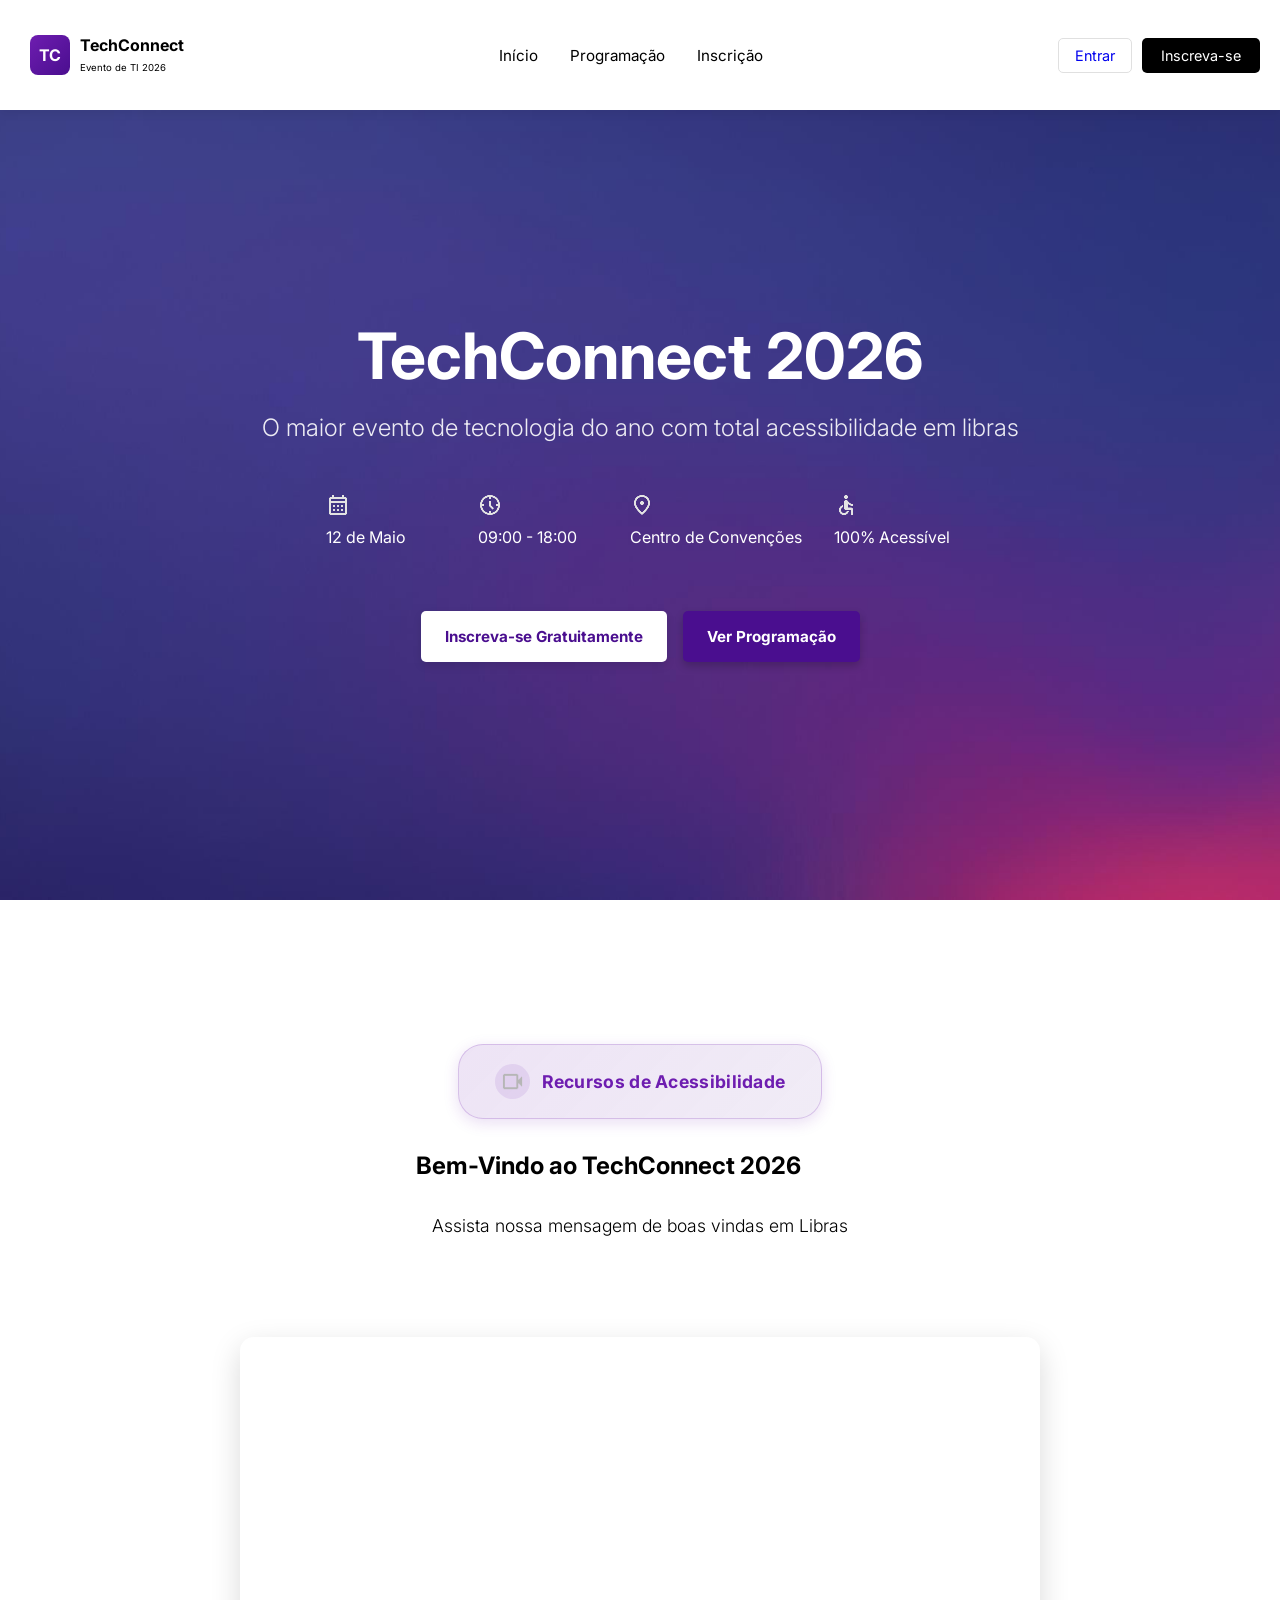
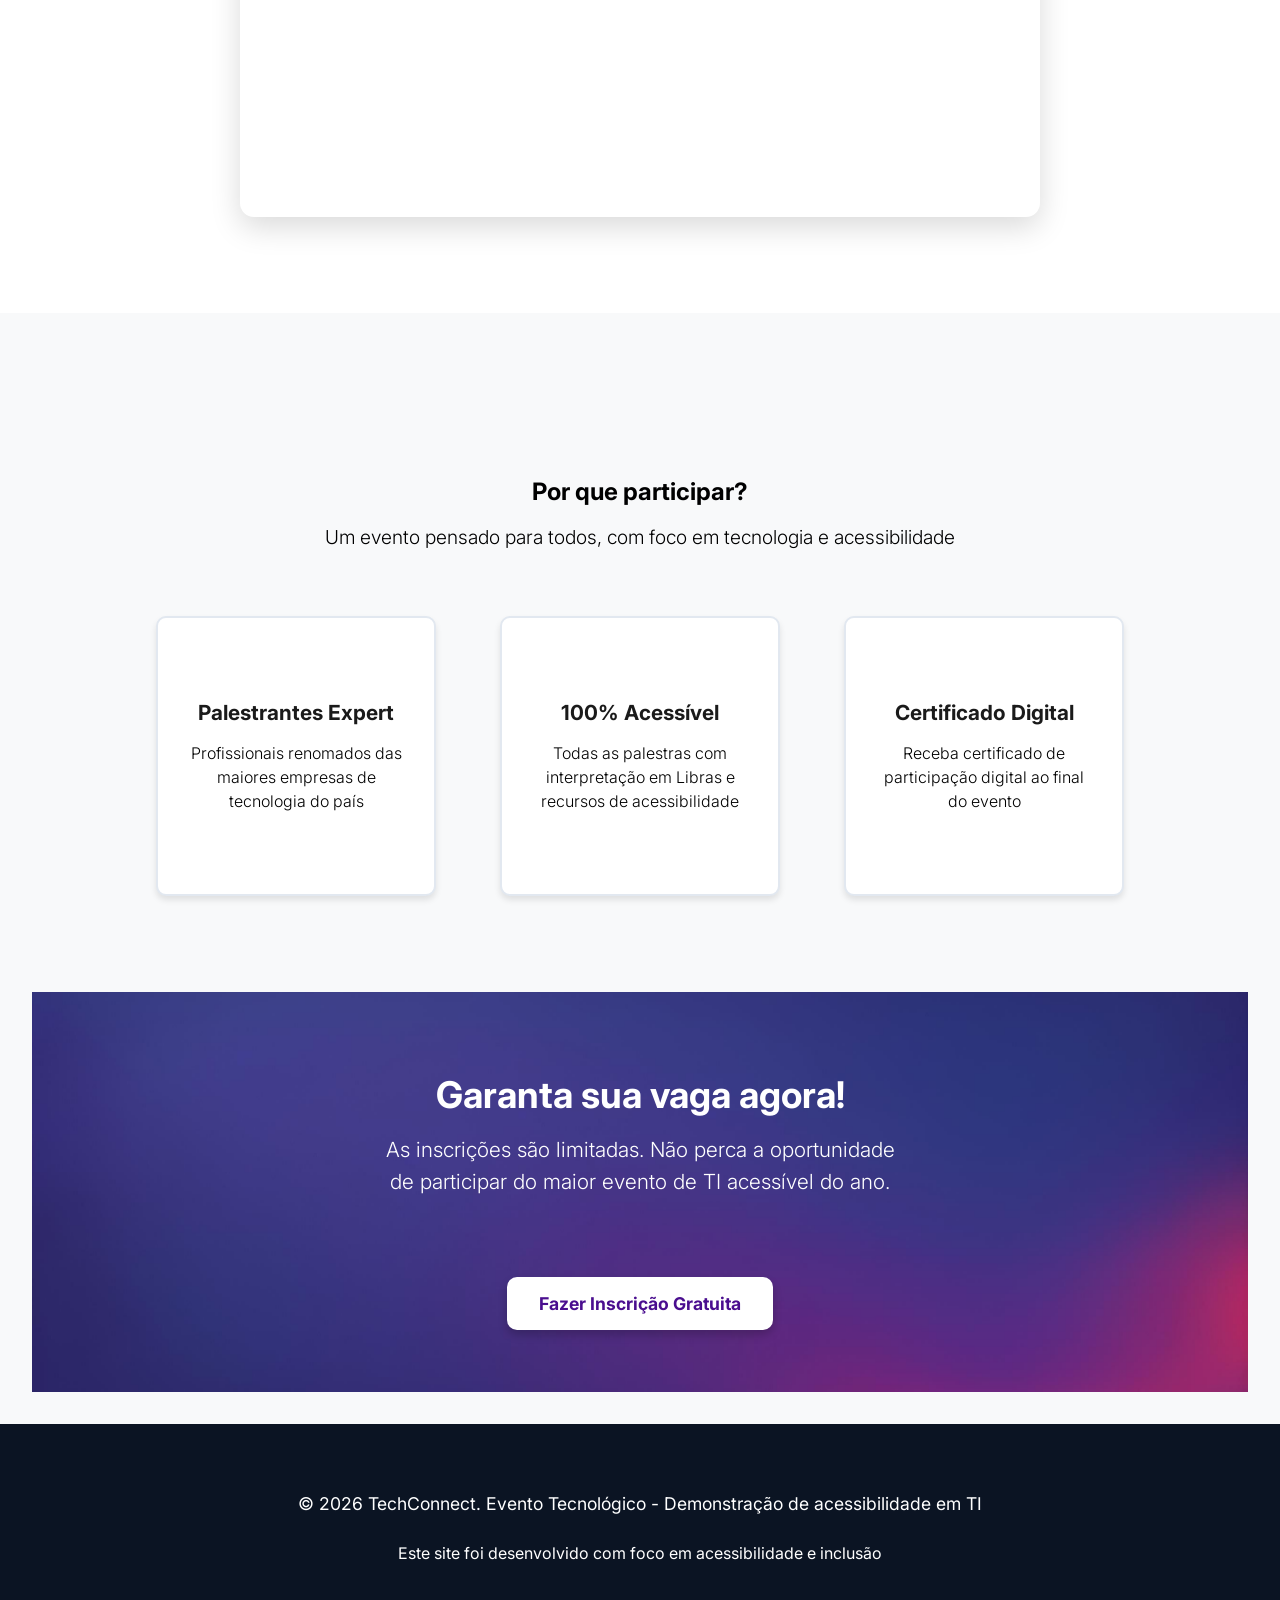
<file: frontend/pages/index.html>
<!DOCTYPE html>
<html lang="pt-br">

<head>
    <meta charset="UTF-8">
    <meta name="viewport" content="width=device-width, initial-scale=1.0">
    <link rel="icon" type="image/png" href="../assets/images/favicon.png">
    <link rel="preconnect" href="https://fonts.googleapis.com">
    <link rel="preconnect" href="https://fonts.gstatic.com" crossorigin>
    <link href="https://fonts.googleapis.com/css2?family=Inter:wght@300;400;500;600;700&display=swap" rel="stylesheet">
    <link rel="stylesheet" href="../assets/style/styles.css">
    <title>TechConnect</title>
</head>

<body>
    <header class="cabecalho">
        <a href="index.html" class="linkgrupo">
            <div class="logo-icon">TC</div>
            <div class="logo-text">
                <span class="titulo">TechConnect <br></span>
                <span class="subtitulo-logo">Evento de TI 2026</span>
            </div>
        </a>
        <nav>
            <div class="linksMeio">
                <a href="index.html">Início</a>
                <a href="programacao.html">Programação</a>
                <a href="formulario.html">Inscrição</a>
            </div>
        </nav>
        <div class="botoesCabecalho">
            <a href="http://localhost:5000/Auth/Login" class="botaoEntrar">Entrar</a>
            <a href="formulario.html" class="botaoInscricao">Inscreva-se</a>
        </div>
        <button class="hamburguer">
            <span></span>
            <span></span>
            <span></span>
        </button>
    </header>

    <main>
        <section class="primeira-secao">
            <div class="container">
                <div class="textPrimeiraSecao">
                    <h1 class="tituloPrimeiraSecao">TechConnect 2026</h1>
                    <h3 class="subtituloPrimeiraSecao">O maior evento de tecnologia do ano com total acessibilidade em
                        libras</h3>
                    <p class="informsPrimeiraSecao"></p>
                </div>
                <div class="containerBeneficios">
                    <div class="item-beneficio">
                        <div class="figura">
                            <img src="../assets/images/calendario.png" alt="Icone de Calendario">
                        </div>
                        <div class="texto">
                            <p>12 de Maio</p>
                        </div>
                    </div>

                    <div class="item-beneficio">
                        <div class="figura">
                            <img src="../assets/images/relogio.png" alt="Icone de relógio">
                        </div>
                        <div class="texto">
                            <p>09:00 - 18:00</p>
                        </div>
                    </div>

                    <div class="item-beneficio">
                        <div class="figura">
                            <img src="../assets/images/localizacao.png" alt="Icone de Localização">
                        </div>
                        <div class="texto">
                            <p>Centro de Convenções</p>
                        </div>
                    </div>

                    <div class="item-beneficio">
                        <div class="figura">
                            <img src="../assets/images/acessebility.png" alt="Icone de Acessibilidade">
                        </div>
                        <div class="texto">
                            <p>100% Acessível</p>
                        </div>
                    </div>


                </div>

                <div class="botoesPrimeiraSecao">
                    <a href="formulario.html" class="botaoInscrevaPrimeiraSecao">Inscreva-se Gratuitamente</a>
                    <a href="programacao.html" class="botaoVerProgramacao">Ver Programação</a>
                </div>

            </div>
        </section>

        <section class="segundaSecao">
            <div class="container-segundaSecao">
                <div class="informacaoAcessebilidade">
                    <div class="figuraAcessebilidade">
                        <img src="../assets/images/cameraIcon.png" alt="Icone de câmera">
                    </div>
                    <div class="textoAcessebilidade">
                        <h4>Recursos de Acessibilidade</h4>
                    </div>
                </div>

                <div class="titulosSegundaSecao">
                    <h1 class="titulo-SegundaSecao">Bem-Vindo ao TechConnect 2026</h1>
                    <h3 class="subtituloSegundaSecao">Assista nossa mensagem de boas vindas em Libras</h3>
                </div>

                <div class="video-wrapper">
                    <iframe class="video-iframe" src="https://www.youtube.com/embed/zT4BGAtgG24"
                        title="Bem-vindo TechConnect 2026" frameborder="0"
                        allow="accelerometer; autoplay; clipboard-write; encrypted-media; gyroscope; picture-in-picture"
                        allowfullscreen></iframe>
                </div>
            </div>

        </section>

        <section class="terceiraSecao">
            <div class="container-terceiraSecao">
                <div class="titulosTerceiraSecao">
                    <h1>Por que participar?</h1>
                    <h3 class="subtituloTerceiraSecao">Um evento pensado para todos, com foco em tecnologia e
                        acessibilidade</h3>
                </div>

                <div class="informacoes">

                    <div class="informacoesBlocos">
                        <div class="figuraInformacoes">

                        </div>
                        <div class="textosInformacoes">
                            <h3 class="tituloBlocos">Palestrantes Expert</h3>
                            <p class="paragrafoBlocos">Profissionais renomados das maiores empresas de tecnologia do
                                país</p>
                        </div>
                    </div>

                    <div class="informacoesBlocos">
                        <div class="figuraInformacoes">

                        </div>
                        <div class="textosInformacoes">
                            <h3 class="tituloBlocos">100% Acessível</h3>
                            <p class="paragrafoBlocos">Todas as palestras com interpretação em Libras e recursos de
                                acessibilidade</p>
                        </div>
                    </div>

                    <div class="informacoesBlocos">
                        <div class="figuraInformacoes">

                        </div>
                        <div class="textosInformacoes">
                            <h3 class="tituloBlocos">Certificado Digital</h3>
                            <p class="paragrafoBlocos">Receba certificado de participação digital ao final do evento</p>
                        </div>
                    </div>
                </div>

                <div class="garantaVaga">
                    <div class="textosGarantaVaga">
                        <h1 id="tituloGarantaVaga">Garanta sua vaga agora!</h1>
                        <h3 id="subtituloGarantaVaga">As inscrições são limitadas. Não perca a oportunidade de
                            participar do maior evento de TI acessível do ano.</h3>
                    </div>
                    <div class="botaoGarantaVaga">
                        <a href="formulario.html" id="botaoFazerinscricao">Fazer Inscrição Gratuita</a>
                    </div>
                </div>
            </div>
        </section>


    </main>

    <footer class="rodape">
        <div class="text">
            <p id="p1">© 2026 TechConnect. Evento Tecnológico - Demonstração de acessibilidade em TI</p>
            <p>Este site foi desenvolvido com foco em acessibilidade e inclusão</p>
        </div>


    </footer>

    <div vw class="enabled">
        <div vw-access-button class="active"></div>
        <div vw-plugin-wrapper>
            <div class="vw-plugin-top-wrapper"></div>
        </div>
    </div>

    <script src="https://vlibras.gov.br/app/vlibras-plugin.js"></script>
    <script>
        new window.VLibras.Widget('https://vlibras.gov.br/app');
    </script>

    <script src="../assets/js/script.js"></script>
</body>

</html>
</file>
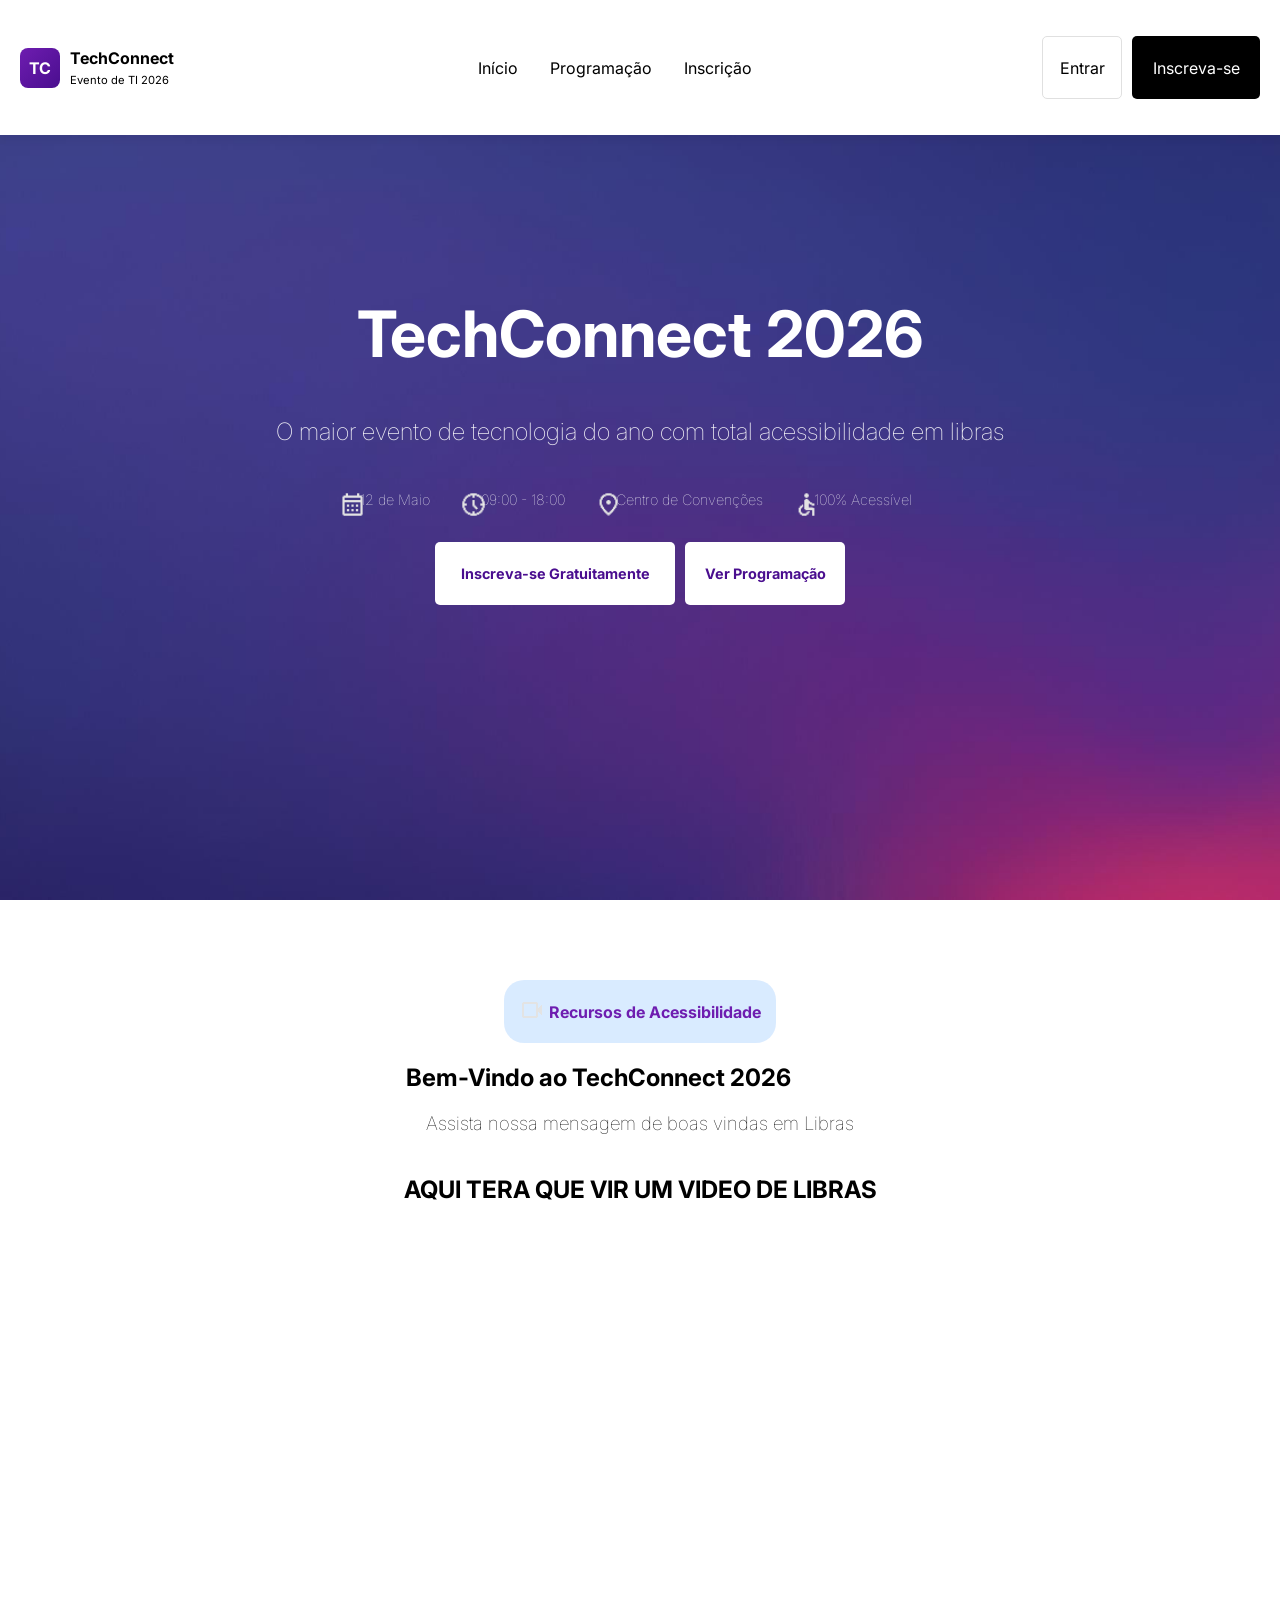
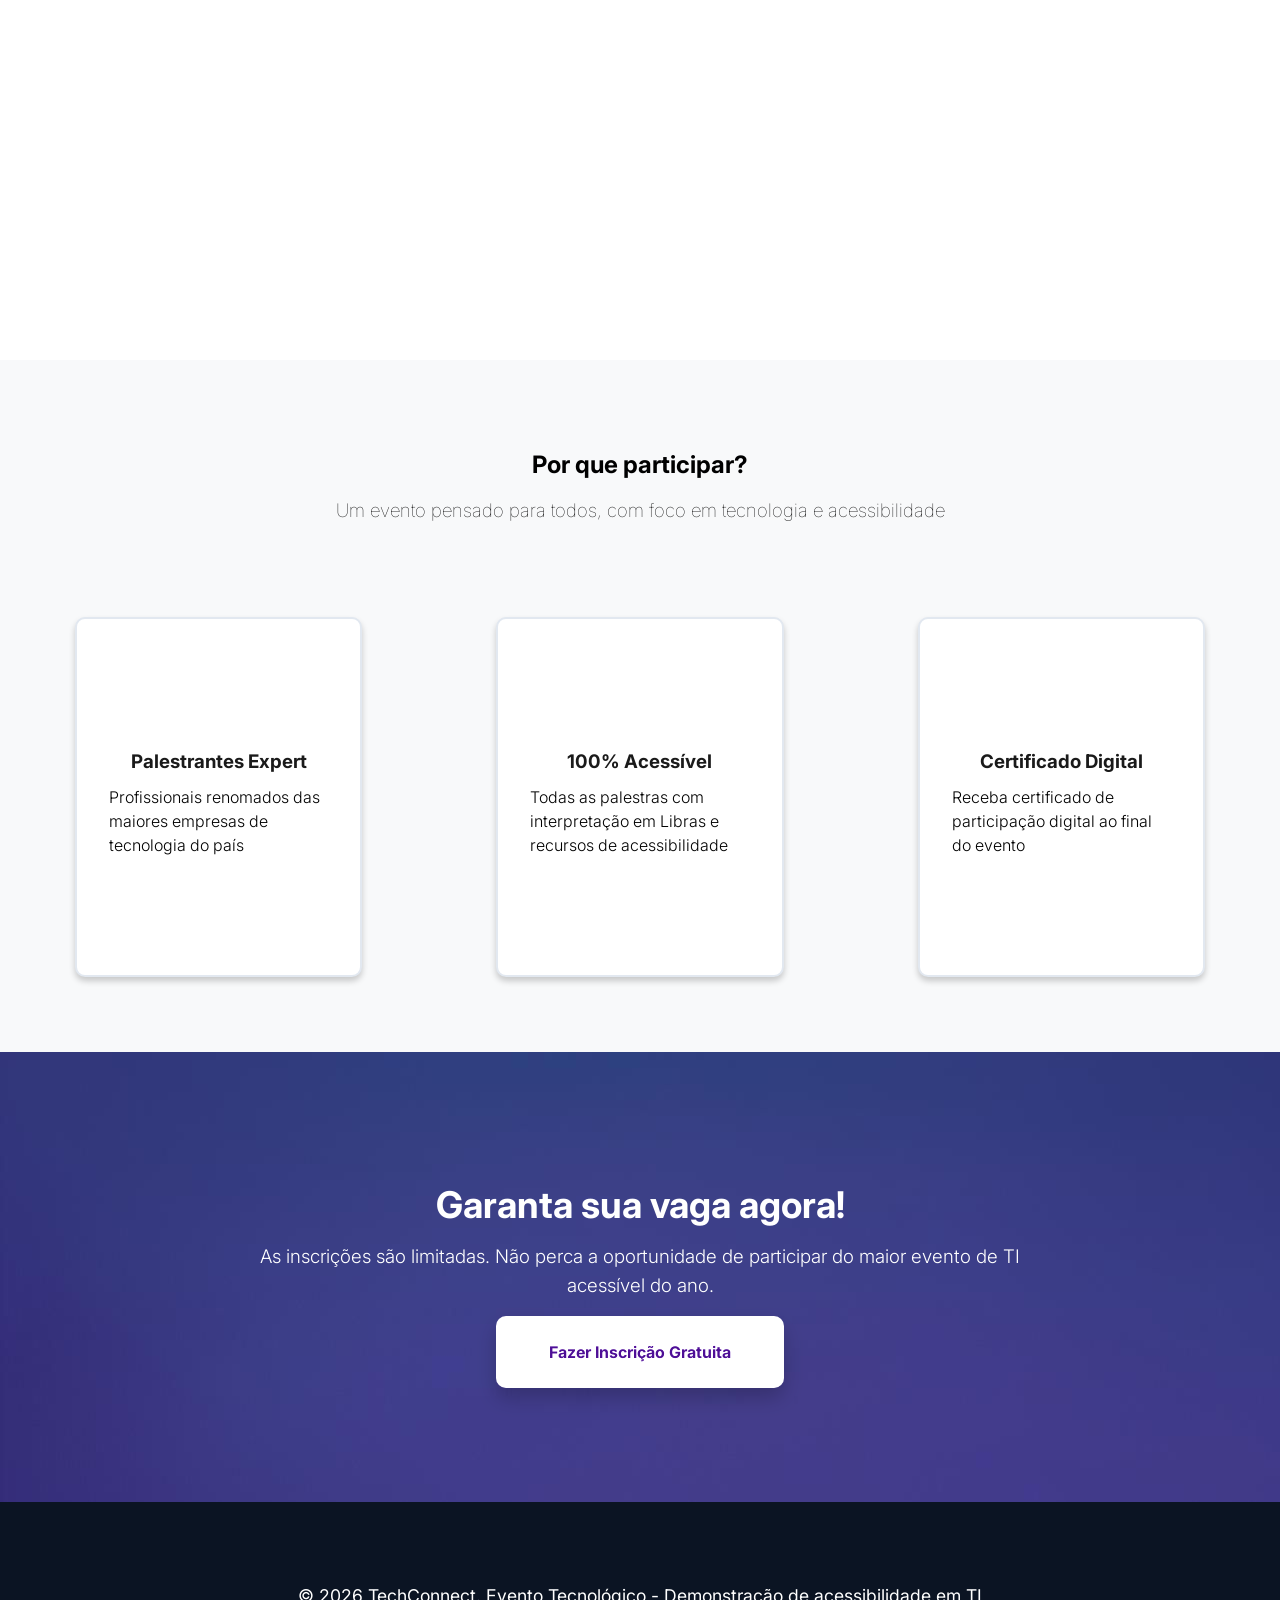
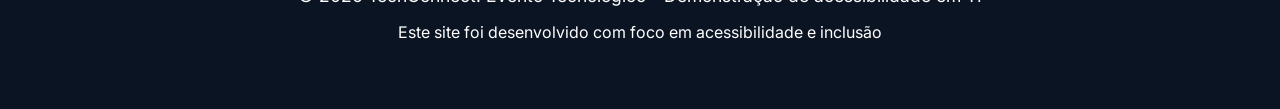
<file: OneDrive/Desktop/ADS and stuff/PIM V/index.html>
<!DOCTYPE html>
<html lang="pt-br">

<head>
    <meta charset="UTF-8">
    <meta name="viewport" content="width=device-width, initial-scale=1.0">
    <link rel="preconnect" href="https://fonts.googleapis.com">
    <link rel="preconnect" href="https://fonts.gstatic.com" crossorigin>
    <link href="https://fonts.googleapis.com/css2?family=Inter:wght@300;400;500;600;700&display=swap" rel="stylesheet">
    <link rel="stylesheet" href="styles.css">
    <title>TechConnect</title>
</head>

<body>
    <header class="cabecalho">
        <nav>
            <a href="index.html" class="linkgrupo">
                <div class="logo-icon">TC</div>
                <div class="logo-text">
                    <span class="titulo">TechConnect <br></span>
                    <span class="subtitulo-logo">Evento de TI 2026</span>
                </div>
            </a>
            <div class="linksMeio">
                <a href="index.html">Início</a>
                <a href="programacao.html">Programação</a>
                <a href="formulario.html">Inscrição</a>
            </div>
        </nav>
        <div class="botoesCabecalho">
            <a href="http://localhost:9999/Auth/Login" class="botaoEntrar">Entrar</a>
            <a href="formulario.html" class="botaoInscricao">Inscreva-se</a>
        </div>
    </header>

    <main>
        <section class="primeira-secao">
            <div class="container">
                <div class="textPrimeiraSecao">
                    <h1 class="tituloPrimeiraSecao">TechConnect 2026</h1>
                    <h3 class="subtituloPrimeiraSecao">O maior evento de tecnologia do ano com total acessibilidade em
                        libras</h3>
                    <p class="informsPrimeiraSecao"></p>
                </div>
                <div class="containerBeneficios">
                    <div class="item-beneficio">
                        <div class="figura">
                            <img src="calendario.png" alt="Icone de Calendario">
                        </div>
                        <div class="texto">
                            <p>12 de Maio</p>
                        </div>
                    </div>

                    <div class="item-beneficio">
                        <div class="figura">
                            <img src="relogio.png" alt="Icone de relógio">
                        </div>
                        <div class="texto">
                            <p>09:00 - 18:00</p>
                        </div>
                    </div>

                     <div class="item-beneficio">
                        <div class="figura">
                            <img src="localizacao.png" alt="Icone de Localização">
                        </div>
                        <div class="texto">
                            <p>Centro de Convenções</p>
                        </div>
                    </div>

                     <div class="item-beneficio">
                        <div class="figura">
                            <img src="acessebility.png" alt="Icone de Acessibilidade">
                        </div>
                        <div class="texto">
                            <p>100% Acessível</p>
                        </div>
                    </div>

                    
                </div>

                <div class="botoesPrimeiraSecao">
                    <a href="formulario.html" class="botaoInscrevaPrimeiraSecao">Inscreva-se Gratuitamente</a>
                    <a href="programacao.html" class="botaoVerProgramacao">Ver Programação</a>
                </div>

            </div>
        </section>

        <section class="segundaSecao">
            <div class="container-segundaSecao">
                <div class="informacaoAcessebilidade">
                    <div class="figuraAcessebilidade">
                        <img src="cameraIcon.png" alt="Icone de câmera">
                    </div>
                    <div class="textoAcessebilidade">
                        <h4>Recursos de Acessibilidade</h4>
                    </div>
                </div>

                <div class="titulosSegundaSecao">
                    <h1 class="titulo-SegundaSecao">Bem-Vindo ao TechConnect 2026</h1>
                    <h3 class="subtituloSegundaSecao">Assista nossa mensagem de boas vindas em Libras</h3>
                </div>

                <h1>AQUI TERA QUE VIR UM VIDEO DE LIBRAS</h1>
            </div>

        </section>

        <section class="terceiraSecao">
            <div class="container-terceiraSecao">
                <div class="titulosTerceiraSecao">
                    <h1>Por que participar?</h1>
                    <h3 class="subtituloTerceiraSecao">Um evento pensado para todos, com foco em tecnologia e acessibilidade</h3>
                </div>

                <div class="informacoes">

                    <div class="informacoesBlocos">
                        <div class="figuraInformacoes">
                            
                        </div>
                        <div class="textosInformacoes">
                            <h3 class="tituloBlocos">Palestrantes Expert</h3>
                            <p class="paragrafoBlocos">Profissionais renomados das maiores empresas de tecnologia do país</p>
                        </div>
                    </div>

                    <div class="informacoesBlocos">
                        <div class="figuraInformacoes">
                            
                        </div>
                        <div class="textosInformacoes">
                            <h3 class="tituloBlocos">100% Acessível</h3>
                            <p class="paragrafoBlocos">Todas as palestras com interpretação em Libras e recursos de acessibilidade</p>
                        </div>
                    </div>

                    <div class="informacoesBlocos">
                        <div class="figuraInformacoes">

                        </div>
                        <div class="textosInformacoes">
                            <h3 class="tituloBlocos">Certificado Digital</h3>
                            <p class="paragrafoBlocos">Receba certificado de participação digital ao final do evento</p>
                        </div>
                    </div>
                </div>

                <div class="garantaVaga">
                    <div class="textosGarantaVaga">
                        <h1 id="tituloGarantaVaga">Garanta sua vaga agora!</h1>
                        <h3 id="subtituloGarantaVaga">As inscrições são limitadas. Não perca a oportunidade de participar do maior evento de TI acessível do ano.</h3>
                    </div>
                    <div class="botaoGarantaVaga">
                        <a href="formulario.html" id="botaoFazerinscricao">Fazer Inscrição Gratuita</a>
                    </div>
                </div>
            </div>
        </section>
        

    </main>

    <footer class="rodape">
        <div class="text">
            <p id="p1">© 2026 TechConnect. Evento Tecnológico - Demonstração de acessibilidade em TI</p>
            <p>Este site foi desenvolvido com foco em acessibilidade e inclusão</p>
        </div>
        

    </footer>
</body>

</html>
</file>
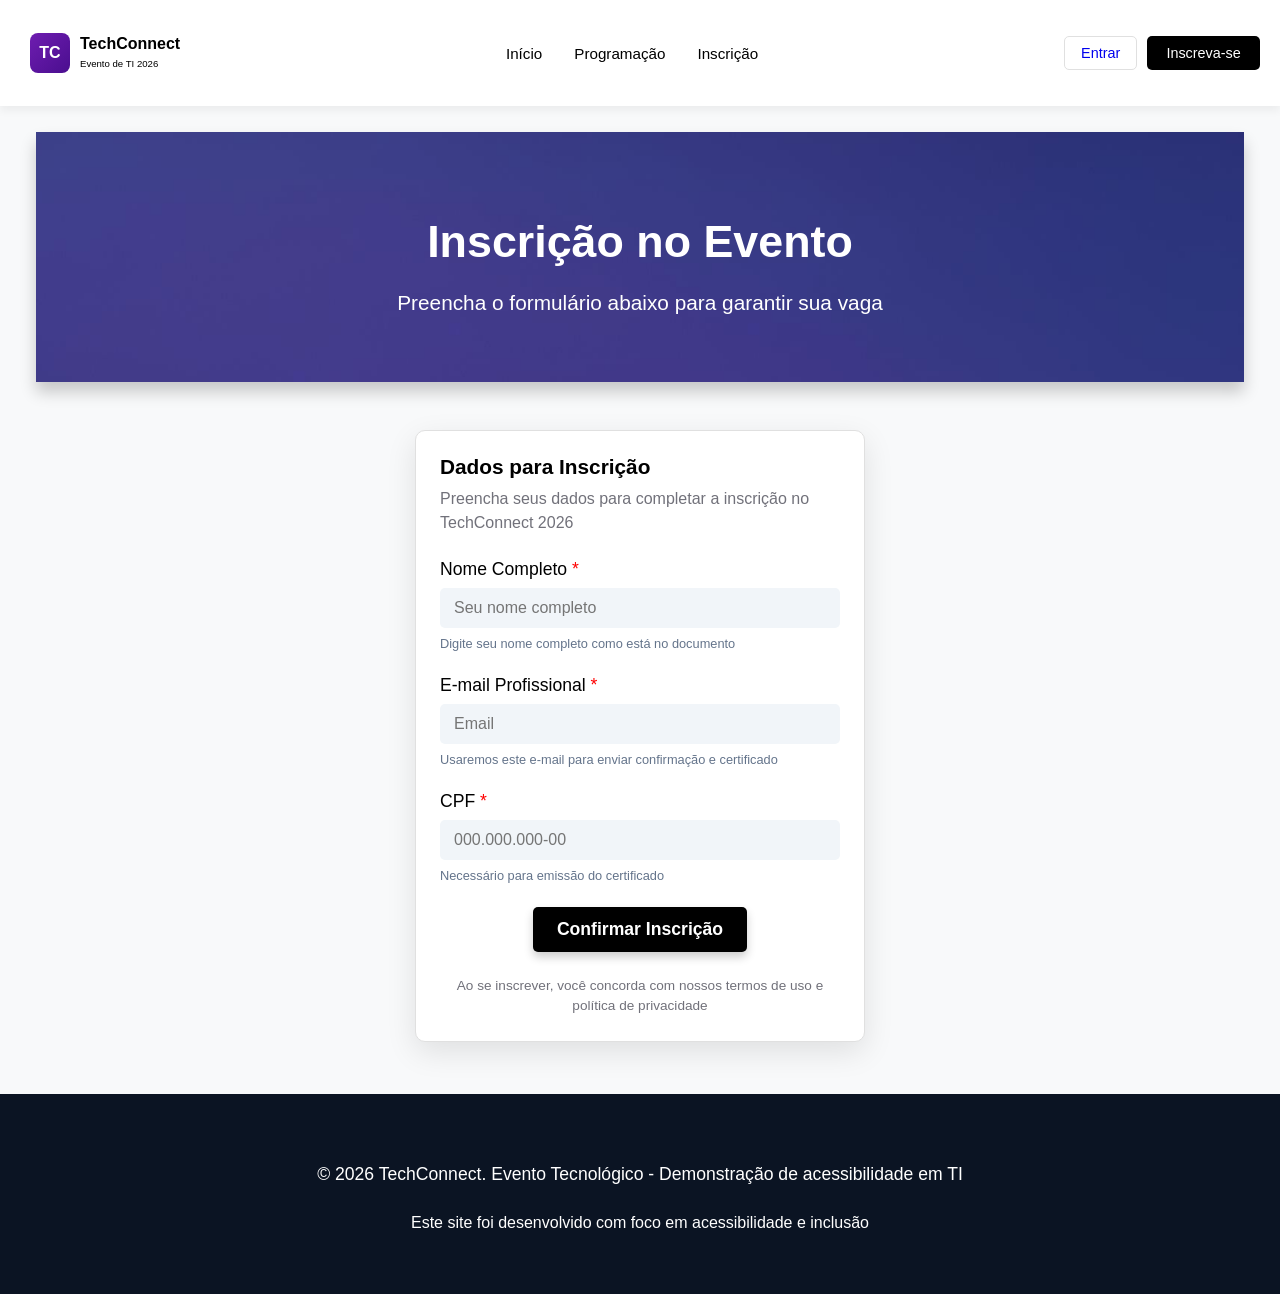
<file: frontend/pages/formulario.html>
<!DOCTYPE html>
<html lang="pt-br">

<head>
    <meta charset="UTF-8">
    <meta name="viewport" content="width=device-width, initial-scale=1.0">
    <link rel="icon" type="image/png" href="../assets/images/favicon.png">
    <link rel="stylesheet" href="../assets/style/styles.css">
    <title>TechConnect - Inscrição</title>
</head>

<body>

    <body>
        <header class="cabecalho">
            <a href="index.html" class="linkgrupo">
                <div class="logo-icon">TC</div>
                <div class="logo-text">
                    <span class="titulo">TechConnect <br></span>
                    <span class="subtitulo-logo">Evento de TI 2026</span>
                </div>
            </a>
            <nav>
                <div class="linksMeio">
                    <a href="index.html">Início</a>
                    <a href="programacao.html">Programação</a>
                    <a href="formulario.html">Inscrição</a>
                </div>
            </nav>
            <div class="botoesCabecalho">
                <a href="http://localhost:9999/Auth/Login" class="botaoEntrar">Entrar</a>
                <a href="formulario.html" class="botaoInscricao">Inscreva-se</a>
            </div>
            <button class="hamburguer">
                <span></span>
                <span></span>
                <span></span>
            </button>
        </header>

        <main>
            <section class="secaoFormulario">
                <div class="container">
                    <div class="abaInscricao">
                        <h1 id="tituloAbaFormulario">Inscrição no Evento</h1>
                        <h3 id="subtituloAbaFormulario">Preencha o formulário abaixo para garantir sua vaga</h3>
                    </div>
                    <form class="formulario">
                        <div class="informText">
                            <h5>Dados para Inscrição</h5>
                            <h6 id="subtituloInformText">Preencha seus dados para completar a inscrição no TechConnect
                                2026</h6>
                        </div>
                        <div class="grupo-campo">
                            <label for="name">Nome Completo <span class="obrigatorio">*</span></label>
                            <input type="text" name="name" class="campo-Input" placeholder=" Seu nome completo"
                                required>
                            <span class="spanInput">Digite seu nome completo como está no documento</span>
                        </div>

                        <div class="grupo-campo">
                            <label for="email">E-mail Profissional <span class="obrigatorio">*</span></label>
                            <input type="email" name="email" class="campo-Input" placeholder=" Email" required>
                            <span class="spanInput">Usaremos este e-mail para enviar confirmação e certificado</span>
                        </div>

                        <div class="grupo-campo">
                            <label for="cpf">CPF <span class="obrigatorio">*</span></label>
                            <input type="text" name="cpf" class="campo-Input" placeholder=" 000.000.000-00"
                                pattern="\d{3}\.\d{3}\.\d{3}-\d{2}" title="Digite o CPF no formato 000.000.000-00"
                                required>
                            <span class="spanInput">Necessário para emissão do certificado</span>
                        </div>
                        <div class="botaoConfirmar">
                            <button type="submit" id="botaoConfirmarInscricao">Confirmar Inscrição</button>
                        </div>
                        <div class="informTextFinal">
                            <span id="spanTextFinal">Ao se inscrever, você concorda com nossos termos de uso e política
                                de privacidade</span>
                        </div>
                    </form>
                </div>

            </section>

        </main>

        <footer class="rodape">
            <div class="text">
                <p id="p1">© 2026 TechConnect. Evento Tecnológico - Demonstração de acessibilidade em TI</p>
                <p>Este site foi desenvolvido com foco em acessibilidade e inclusão</p>
            </div>
        </footer>

        <div vw class="enabled">
            <div vw-access-button class="active"></div>
            <div vw-plugin-wrapper>
                <div class="vw-plugin-top-wrapper"></div>
            </div>
        </div>

        <script src="https://vlibras.gov.br/app/vlibras-plugin.js"></script>
        <script>
            new window.VLibras.Widget('https://vlibras.gov.br/app');
        </script>

        <script src="../assets/js/script.js"></script>
        <script>
            document.addEventListener('DOMContentLoaded', function () {
                const form = document.querySelector('.formulario');
                if (form) {
                    form.addEventListener('submit', async function (e) {
                        e.preventDefault();

                        const formData = new FormData(form);
                        const params = new URLSearchParams(formData);

                        try {
                            // Limpar mensagens anteriores
                            const existingMessage = document.querySelector('.inscricao-message');
                            if (existingMessage) existingMessage.remove();

                            const response = await fetch('http://localhost:5000/Inscricao/CreateFromForm?' + params, {
                                method: 'POST',
                                headers: {
                                    'Content-Type': 'application/x-www-form-urlencoded',
                                },
                                redirect: 'follow'
                            });

                            if (response.ok) {
                                // Criar mensagem de sucesso
                                const messageDiv = document.createElement('div');
                                messageDiv.className = 'inscricao-message';
                                messageDiv.style.cssText = `
                                background: linear-gradient(135deg, #48bb78 0%, #38a169 100%);
                                color: white;
                                padding: 20px;
                                border-radius: 8px;
                                margin-bottom: 20px;
                                text-align: center;
                                font-weight: 600;
                                font-size: 1.1rem;
                                animation: slideDown 0.5s ease;
                            `;
                                messageDiv.innerHTML = `
                                ✅ Inscrição realizada com sucesso!<br>
                                <span style="font-size: 0.9rem; margin-top: 10px; display: block;">
                                    Redirecionando em 3 segundos...
                                </span>
                            `;
                                form.parentElement.insertBefore(messageDiv, form);

                                // Redirecionar após 3 segundos
                                setTimeout(() => {
                                    window.location.href = 'http://localhost:5000/Auth/Login';
                                }, 3000);
                            } else {
                                const messageDiv = document.createElement('div');
                                messageDiv.className = 'inscricao-message';
                                messageDiv.style.cssText = `
                                background: linear-gradient(135deg, #f56565 0%, #e53e3e 100%);
                                color: white;
                                padding: 15px;
                                border-radius: 8px;
                                margin-bottom: 20px;
                                text-align: center;
                                font-weight: 600;
                            `;
                                messageDiv.innerHTML = '❌ Erro ao processar inscrição. Tente novamente.';
                                form.parentElement.insertBefore(messageDiv, form);
                            }
                        } catch (error) {
                            console.error('Erro:', error);
                            const messageDiv = document.createElement('div');
                            messageDiv.className = 'inscricao-message';
                            messageDiv.style.cssText = `
                            background: linear-gradient(135deg, #f56565 0%, #e53e3e 100%);
                            color: white;
                            padding: 15px;
                            border-radius: 8px;
                            margin-bottom: 20px;
                            text-align: center;
                            font-weight: 600;
                        `;
                            messageDiv.innerHTML = '❌ Erro ao conectar com o servidor. Verifique se o backend está rodando em http://localhost:9999';
                            form.parentElement.insertBefore(messageDiv, form);
                        }
                    });
                }
            });

            // Adicionar animação
            const style = document.createElement('style');
            style.textContent = `
            @keyframes slideDown {
                from {
                    opacity: 0;
                    transform: translateY(-20px);
                }
                to {
                    opacity: 1;
                    transform: translateY(0);
                }
            }
        `;
            document.head.appendChild(style);
        </script>
    </body>

</html>
</file>
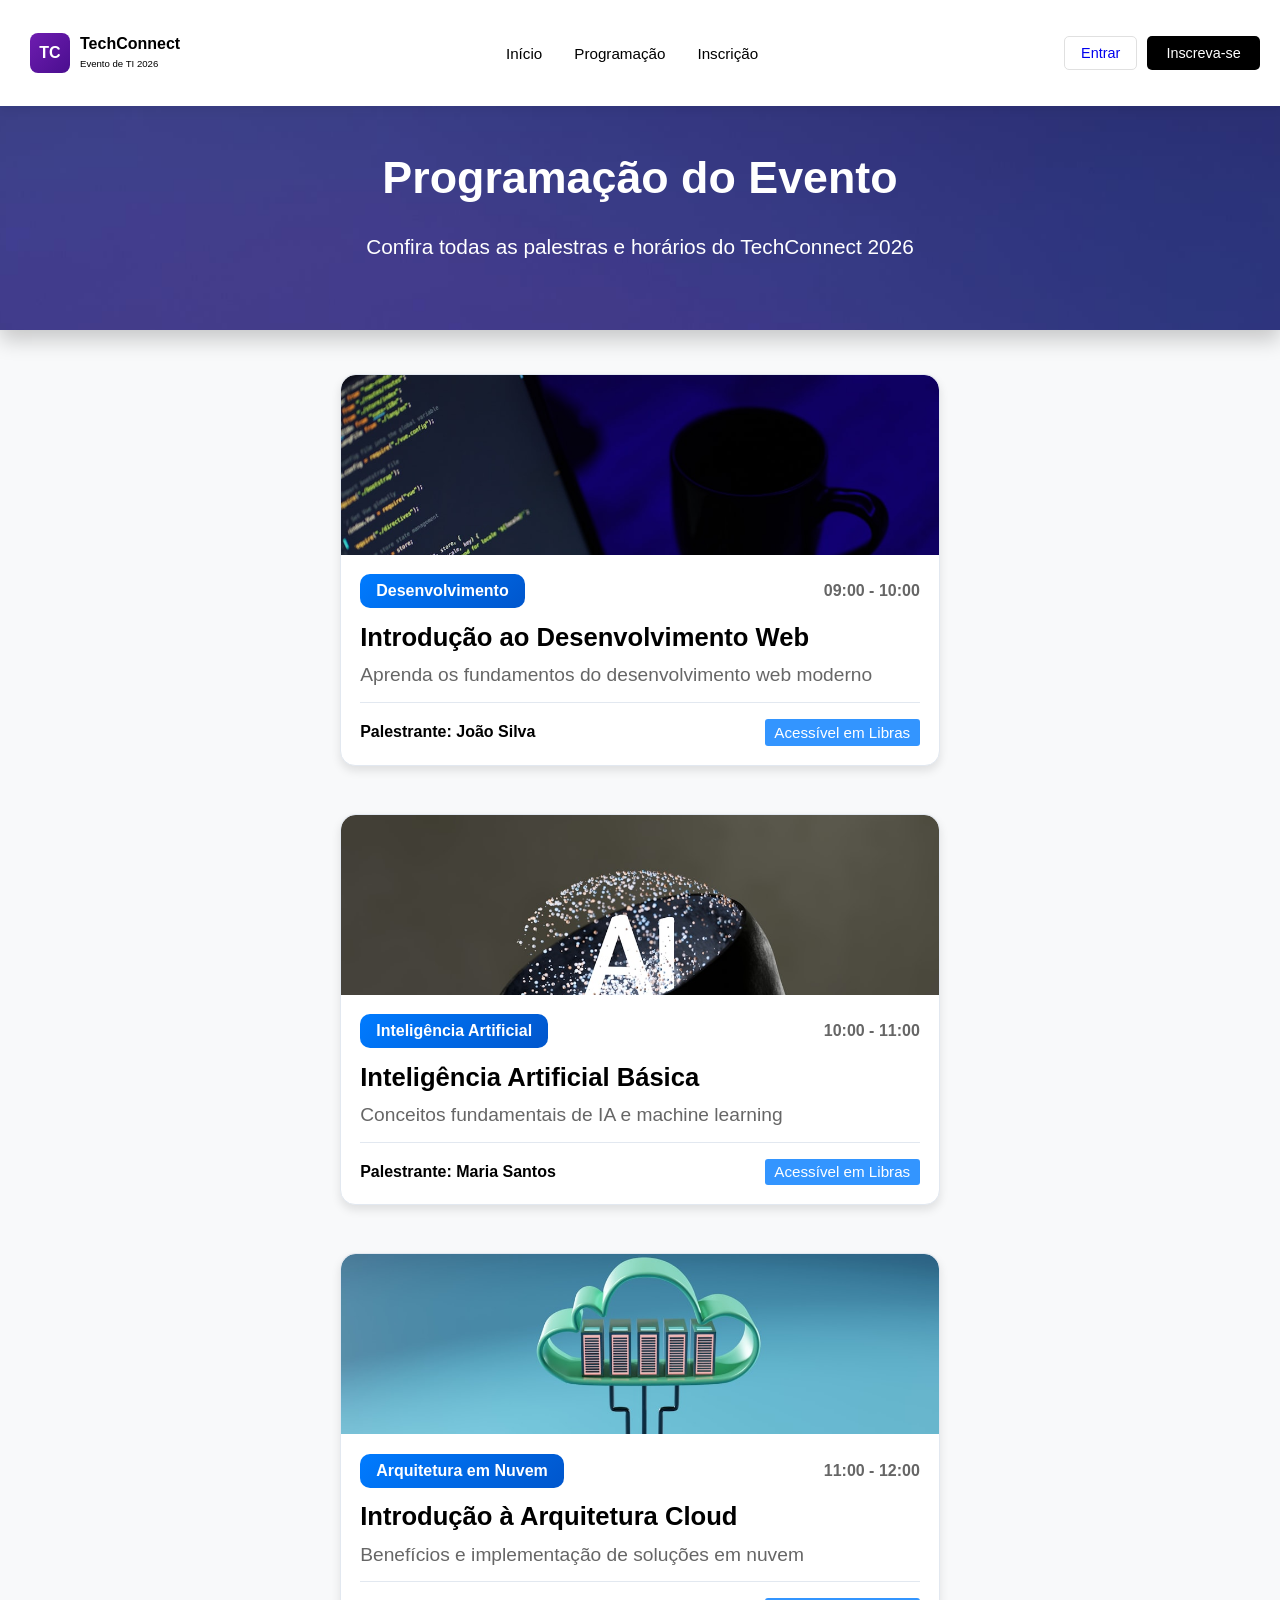
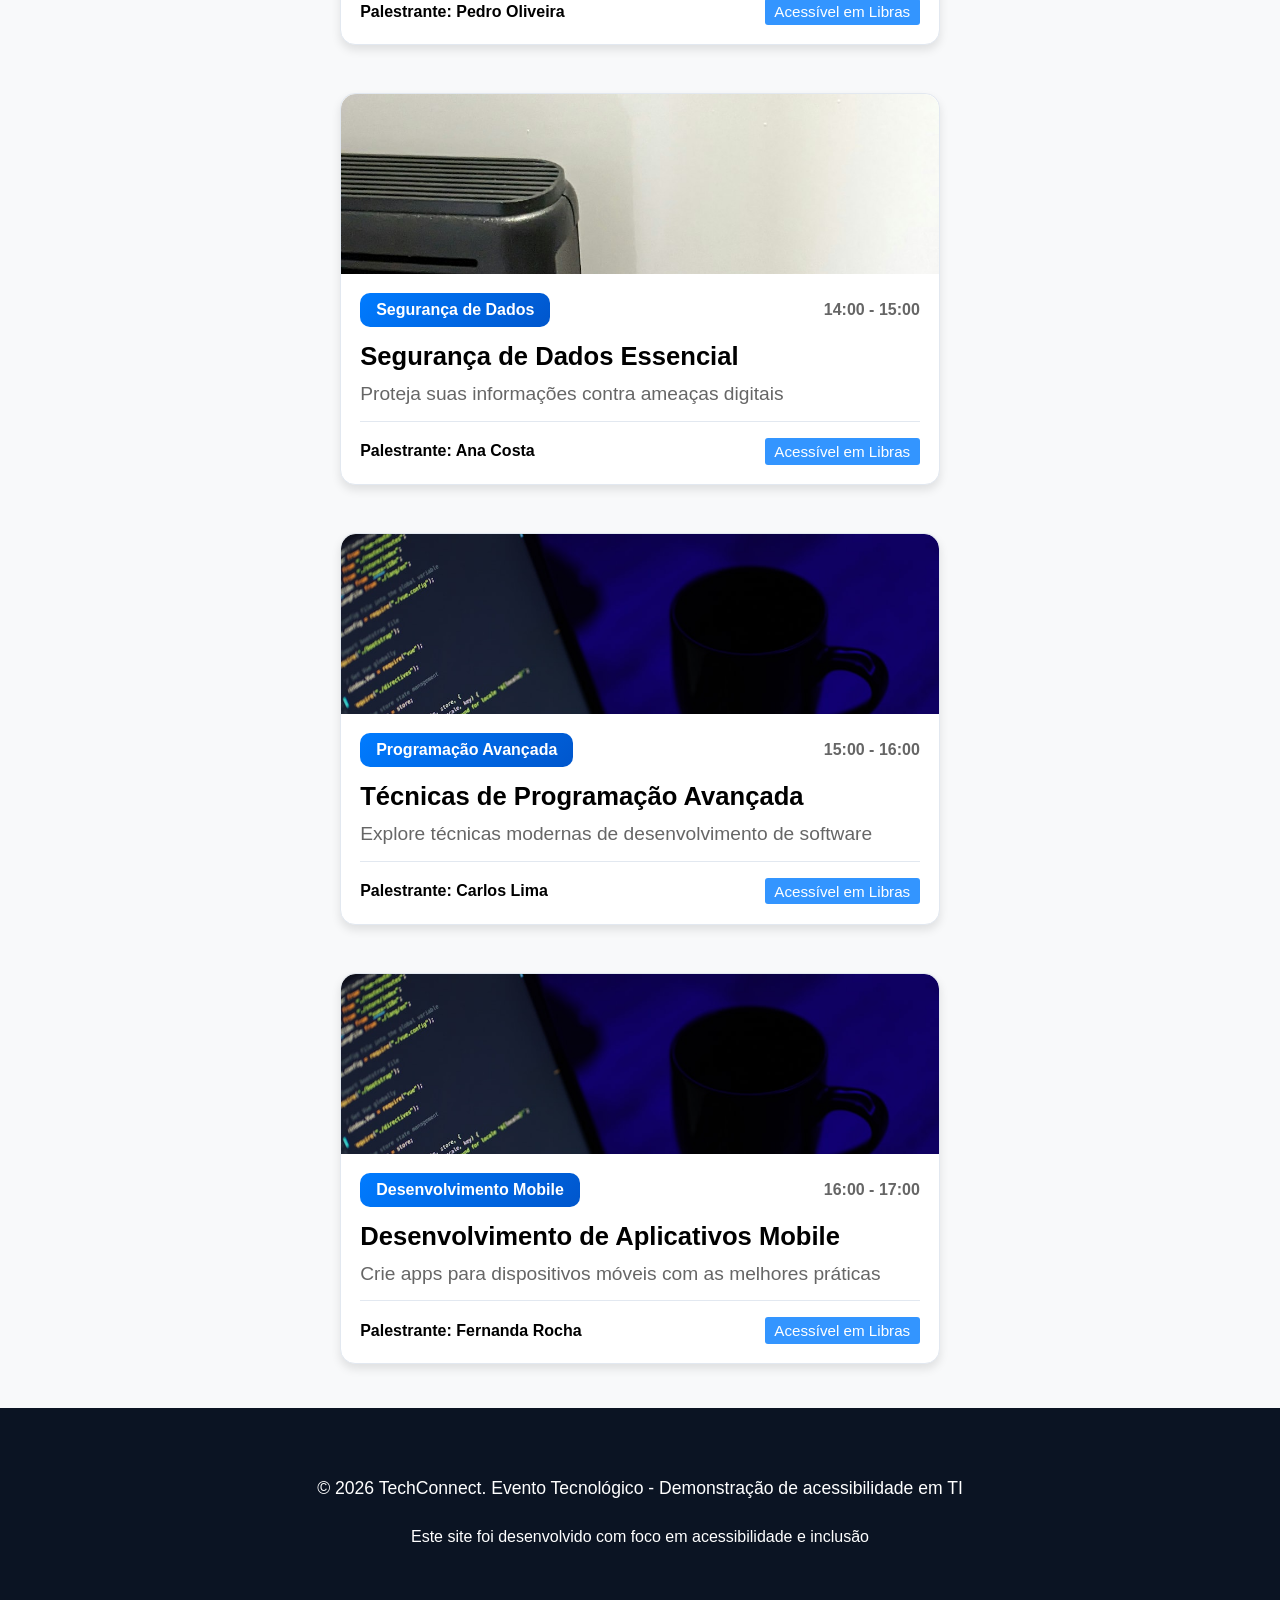
<file: frontend/pages/programacao.html>
<!DOCTYPE html>
<html lang="pt-br">

<head>
    <meta charset="UTF-8">
    <meta name="viewport" content="width=device-width, initial-scale=1.0">
    <link rel="icon" type="image/png" href="../assets/images/favicon.png">
    <link rel="stylesheet" href="../assets/style/styles.css">
    <title>Programação - TechConnect 2026</title>
</head>

<body>
    <header class="cabecalho">
        <a href="index.html" class="linkgrupo">
            <div class="logo-icon">TC</div>
            <div class="logo-text">
                <span class="titulo">TechConnect <br></span>
                <span class="subtitulo-logo">Evento de TI 2026</span>
            </div>
        </a>
        <nav>
            <div class="linksMeio">
                <a href="index.html">Início</a>
                <a href="programacao.html">Programação</a>
                <a href="formulario.html">Inscrição</a>
            </div>
        </nav>
        <div class="botoesCabecalho">
            <a href="http://localhost:9999/Auth/Login" class="botaoEntrar">Entrar</a>
            <a href="formulario.html" class="botaoInscricao">Inscreva-se</a>
        </div>
        <button class="hamburguer">
            <span></span>
            <span></span>
            <span></span>
        </button>
    </header>

    <main>
        <section class="secaoProgramacao">
            <div class="abaProgramacao">
                <div class="textsAbaProgramacao">
                    <h1 id="tituloAbaProgramacao">Programação do Evento</h1>
                    <h3 id="subtituloAbaProgramacao">Confira todas as palestras e horários do TechConnect 2026</h3>
                </div>
            </div>
            <div class="container">
                <div class="cardsProgramacao">
                    <div class="containerFiguraCards">
                        <img src="../assets/images/programaçao.jpg" alt="Imagem de programação" class="figuraCards">
                    </div>
                    <div class="textsCardsProgramacao">
                        <div class="top-section">
                            <div class="balloon">Desenvolvimento</div>
                            <div class="time">09:00 - 10:00</div>
                        </div>
                        <div class="middle">
                            <h3>Introdução ao Desenvolvimento Web</h3>
                            <p>Aprenda os fundamentos do desenvolvimento web moderno</p>
                        </div>
                        <div class="bottom">
                            <span>Palestrante: João Silva</span>
                            <div class="libras">Acessível em Libras</div>
                        </div>
                    </div>

                </div>

                <div class="cardsProgramacao">
                    <div class="containerFiguraCards">
                        <img src="../assets/images/ia.jpg" alt="Imagem de IA" class="figuraCards">
                    </div>
                    <div class="textsCardsProgramacao">
                        <div class="top-section">
                            <div class="balloon">Inteligência Artificial</div>
                            <div class="time">10:00 - 11:00</div>
                        </div>
                        <div class="middle">
                            <h3>Inteligência Artificial Básica</h3>
                            <p>Conceitos fundamentais de IA e machine learning</p>
                        </div>
                        <div class="bottom">
                            <span>Palestrante: Maria Santos</span>
                            <div class="libras">Acessível em Libras</div>
                        </div>
                    </div>
                </div>

                <div class="cardsProgramacao">
                    <div class="containerFiguraCards">
                        <img src="../assets/images/cloud.jpg" alt="Imagem de Arquitetura Cloud" class="figuraCards">
                    </div>
                    <div class="textsCardsProgramacao">
                        <div class="top-section">
                            <div class="balloon">Arquitetura em Nuvem</div>
                            <div class="time">11:00 - 12:00</div>
                        </div>
                        <div class="middle">
                            <h3>Introdução à Arquitetura Cloud</h3>
                            <p>Benefícios e implementação de soluções em nuvem</p>
                        </div>
                        <div class="bottom">
                            <span>Palestrante: Pedro Oliveira</span>
                            <div class="libras">Acessível em Libras</div>
                        </div>
                    </div>
                </div>

                <div class="cardsProgramacao">
                    <div class="containerFiguraCards">
                        <img src="../assets/images/segurancaDeDados.jpg" alt="Imagem de Segurança de Dados"
                            class="figuraCards">
                    </div>
                    <div class="textsCardsProgramacao">
                        <div class="top-section">
                            <div class="balloon">Segurança de Dados</div>
                            <div class="time">14:00 - 15:00</div>
                        </div>
                        <div class="middle">
                            <h3>Segurança de Dados Essencial</h3>
                            <p>Proteja suas informações contra ameaças digitais</p>
                        </div>
                        <div class="bottom">
                            <span>Palestrante: Ana Costa</span>
                            <div class="libras">Acessível em Libras</div>
                        </div>
                    </div>
                </div>

                <div class="cardsProgramacao">
                    <div class="containerFiguraCards">
                        <img src="../assets/images/programaçao.jpg" alt="Imagem de programação" class="figuraCards">
                    </div>
                    <div class="textsCardsProgramacao">
                        <div class="top-section">
                            <div class="balloon">Programação Avançada</div>
                            <div class="time">15:00 - 16:00</div>
                        </div>
                        <div class="middle">
                            <h3>Técnicas de Programação Avançada</h3>
                            <p>Explore técnicas modernas de desenvolvimento de software</p>
                        </div>
                        <div class="bottom">
                            <span>Palestrante: Carlos Lima</span>
                            <div class="libras">Acessível em Libras</div>
                        </div>
                    </div>
                </div>

                <div class="cardsProgramacao">
                    <div class="containerFiguraCards">
                        <img src="../assets/images/programaçao.jpg" alt="Imagem de programação" class="figuraCards">
                    </div>
                    <div class="textsCardsProgramacao">
                        <div class="top-section">
                            <div class="balloon">Desenvolvimento Mobile</div>
                            <div class="time">16:00 - 17:00</div>
                        </div>
                        <div class="middle">
                            <h3>Desenvolvimento de Aplicativos Mobile</h3>
                            <p>Crie apps para dispositivos móveis com as melhores práticas</p>
                        </div>
                        <div class="bottom">
                            <span>Palestrante: Fernanda Rocha</span>
                            <div class="libras">Acessível em Libras</div>
                        </div>
                    </div>

                </div>



            </div>

        </section>

    </main>

    <footer class="rodape">
        <div class="text">
            <p id="p1">© 2026 TechConnect. Evento Tecnológico - Demonstração de acessibilidade em TI</p>
            <p>Este site foi desenvolvido com foco em acessibilidade e inclusão</p>
        </div>
    </footer>

    <div vw class="enabled">
        <div vw-access-button class="active"></div>
        <div vw-plugin-wrapper>
            <div class="vw-plugin-top-wrapper"></div>
        </div>
    </div>

    <script src="https://vlibras.gov.br/app/vlibras-plugin.js"></script>
    <script>
        new window.VLibras.Widget('https://vlibras.gov.br/app');
    </script>
    <script src="../assets/js/script.js"></script>
</body>

</html>
</file>
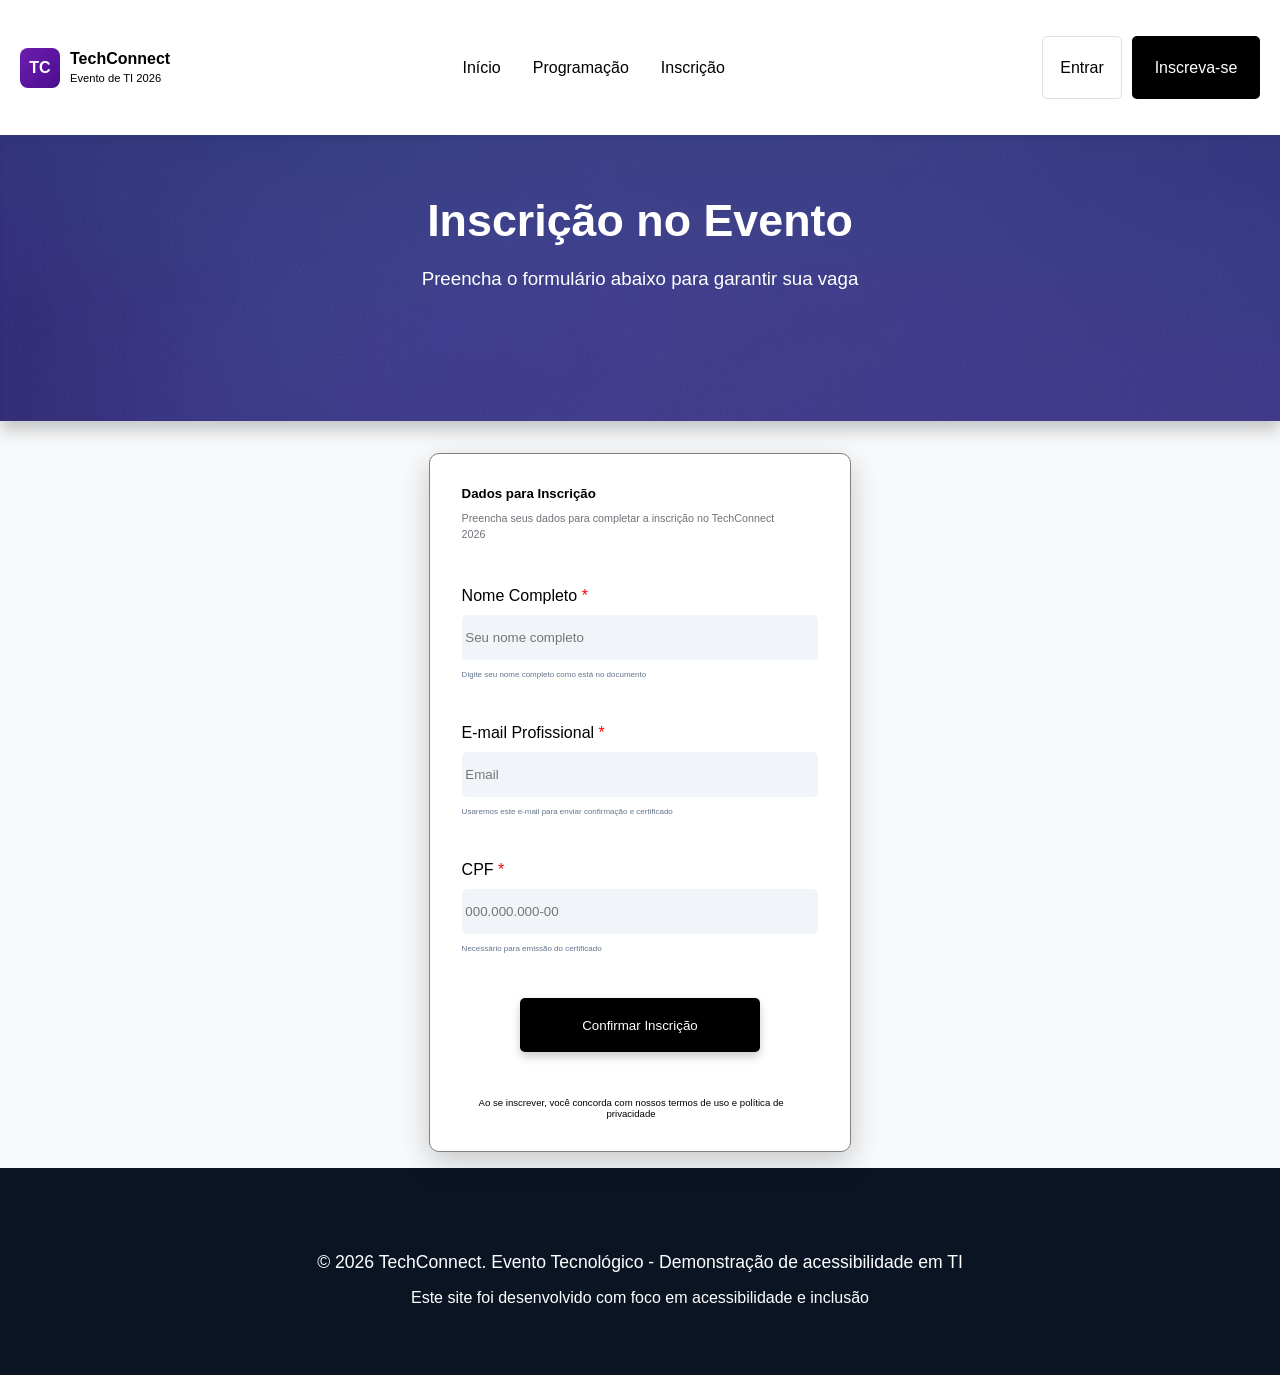
<file: OneDrive/Desktop/ADS and stuff/PIM V/formulario.html>
<!DOCTYPE html>
<html lang="pt-br">
<head>
    <meta charset="UTF-8">
    <meta name="viewport" content="width=device-width, initial-scale=1.0">
    <link rel="stylesheet" href="styles.css">
    <title>TechConnect - Inscrição</title>
</head>
<body>

<body>
    <header class="cabecalho">
        <nav>
            <a href="index.html" class="linkgrupo">
                <div class="logo-icon">TC</div>
                <div class="logo-text">
                    <span class="titulo">TechConnect <br></span>
                    <span class="subtitulo-logo">Evento de TI 2026</span>
                </div>
            </a>
            <div class="linksMeio">
                <a href="index.html">Início</a>
                <a href="programacao.html">Programação</a>
                <a href="formulario.html">Inscrição</a>
            </div>
        </nav>
        <div class="botoesCabecalho">
            <a href="http://localhost:9999/Auth/Login" class="botaoEntrar">Entrar</a>
            <a href="formulario.html" class="botaoInscricao">Inscreva-se</a>
        </div>
    </header>

    <main>
        <section class="secaoFormulario">
            <div class="container">
                <div class="abaInscricao">
                    <h1 id="tituloAbaFormulario">Inscrição no Evento</h1>
                    <h3 id="subtituloAbaFormulario">Preencha o formulário abaixo para garantir sua vaga</h3>
                </div>
                <form class="formulario">
                    <div class="informText">
                        <h5>Dados para Inscrição</h5>
                        <h6 id="subtituloInformText">Preencha seus dados para completar a inscrição no TechConnect 2026</h6>
                    </div>
                    <div class="grupo-campo">
                        <label for="name">Nome Completo <span class="obrigatorio">*</span></label>
                        <input type="text" name="name" class="campo-Input" placeholder=" Seu nome completo" required>
                        <span class="spanInput">Digite seu nome completo como está no documento</span>
                    </div>

                    <div class="grupo-campo">
                        <label for="email">E-mail Profissional <span class="obrigatorio">*</span></label>
                        <input type="email" name="email" class="campo-Input" placeholder=" Email" required>
                        <span class="spanInput">Usaremos este e-mail para enviar confirmação e certificado</span>
                    </div>

                    <div class="grupo-campo">
                        <label for="cpf">CPF <span class="obrigatorio">*</span></label>
                        <input type="text" name="cpf" class="campo-Input" placeholder=" 000.000.000-00" pattern="\d{3}\.\d{3}\.\d{3}-\d{2}" 
                        title="Digite o CPF no formato 000.000.000-00" required>
                        <span class="spanInput">Necessário para emissão do certificado</span>
                    </div>
                    <div class="botaoConfirmar">
                        <button type="submit" id="botaoConfirmarInscricao">Confirmar Inscrição</button>
                    </div>
                    <div class="informTextFinal">
                        <span id="spanTextFinal">Ao se inscrever, você concorda com nossos termos de uso e política de privacidade</span>
                    </div>
                </form>
            </div>

        </section>

    </main>

    <footer class="rodape">
        <div class="text">
            <p id="p1">© 2026 TechConnect. Evento Tecnológico - Demonstração de acessibilidade em TI</p>
            <p>Este site foi desenvolvido com foco em acessibilidade e inclusão</p>
        </div>
    </footer>

    <script>
        document.addEventListener('DOMContentLoaded', function() {
            const form = document.querySelector('.formulario');
            if (form) {
                form.addEventListener('submit', async function(e) {
                    e.preventDefault();
                    
                    const formData = new FormData(form);
                    const params = new URLSearchParams(formData);
                    
                    try {
                        // Limpar mensagens anteriores
                        const existingMessage = document.querySelector('.inscricao-message');
                        if (existingMessage) existingMessage.remove();
                        
                        const response = await fetch('http://localhost:9999/Inscricao/CreateFromForm?' + params, {
                            method: 'POST',
                            headers: {
                                'Content-Type': 'application/x-www-form-urlencoded',
                            },
                            redirect: 'follow'
                        });
                        
                        if (response.ok) {
                            // Criar mensagem de sucesso
                            const messageDiv = document.createElement('div');
                            messageDiv.className = 'inscricao-message';
                            messageDiv.style.cssText = `
                                background: linear-gradient(135deg, #48bb78 0%, #38a169 100%);
                                color: white;
                                padding: 20px;
                                border-radius: 8px;
                                margin-bottom: 20px;
                                text-align: center;
                                font-weight: 600;
                                font-size: 1.1rem;
                                animation: slideDown 0.5s ease;
                            `;
                            messageDiv.innerHTML = `
                                ✅ Inscrição realizada com sucesso!<br>
                                <span style="font-size: 0.9rem; margin-top: 10px; display: block;">
                                    Redirecionando em 3 segundos...
                                </span>
                            `;
                            form.parentElement.insertBefore(messageDiv, form);
                            
                            // Redirecionar após 3 segundos
                            setTimeout(() => {
                                window.location.href = 'http://localhost:9999/Auth/Login';
                            }, 3000);
                        } else {
                            const messageDiv = document.createElement('div');
                            messageDiv.className = 'inscricao-message';
                            messageDiv.style.cssText = `
                                background: linear-gradient(135deg, #f56565 0%, #e53e3e 100%);
                                color: white;
                                padding: 15px;
                                border-radius: 8px;
                                margin-bottom: 20px;
                                text-align: center;
                                font-weight: 600;
                            `;
                            messageDiv.innerHTML = '❌ Erro ao processar inscrição. Tente novamente.';
                            form.parentElement.insertBefore(messageDiv, form);
                        }
                    } catch (error) {
                        console.error('Erro:', error);
                        const messageDiv = document.createElement('div');
                        messageDiv.className = 'inscricao-message';
                        messageDiv.style.cssText = `
                            background: linear-gradient(135deg, #f56565 0%, #e53e3e 100%);
                            color: white;
                            padding: 15px;
                            border-radius: 8px;
                            margin-bottom: 20px;
                            text-align: center;
                            font-weight: 600;
                        `;
                        messageDiv.innerHTML = '❌ Erro ao conectar com o servidor. Verifique se o backend está rodando em http://localhost:9999';
                        form.parentElement.insertBefore(messageDiv, form);
                    }
                });
            }
        });
        
        // Adicionar animação
        const style = document.createElement('style');
        style.textContent = `
            @keyframes slideDown {
                from {
                    opacity: 0;
                    transform: translateY(-20px);
                }
                to {
                    opacity: 1;
                    transform: translateY(0);
                }
            }
        `;
        document.head.appendChild(style);
    </script>
</body>
</html>
</file>
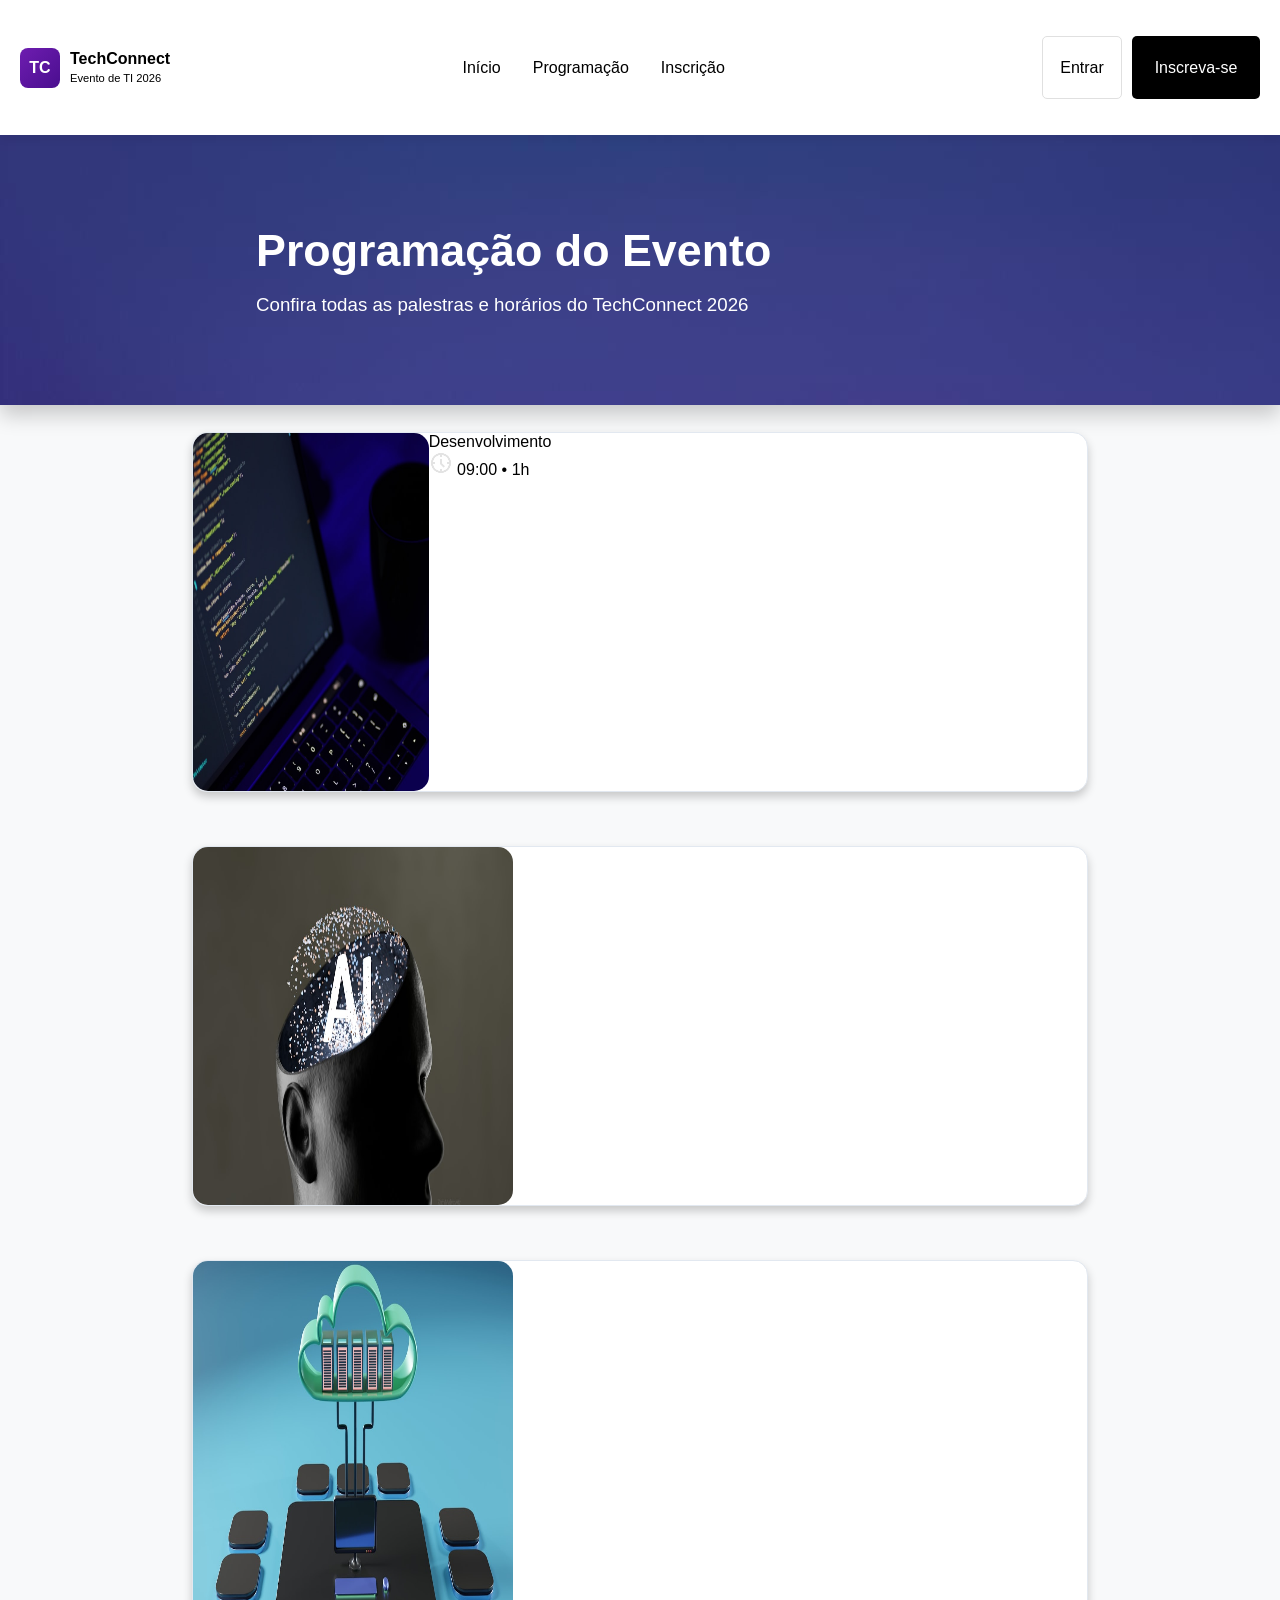
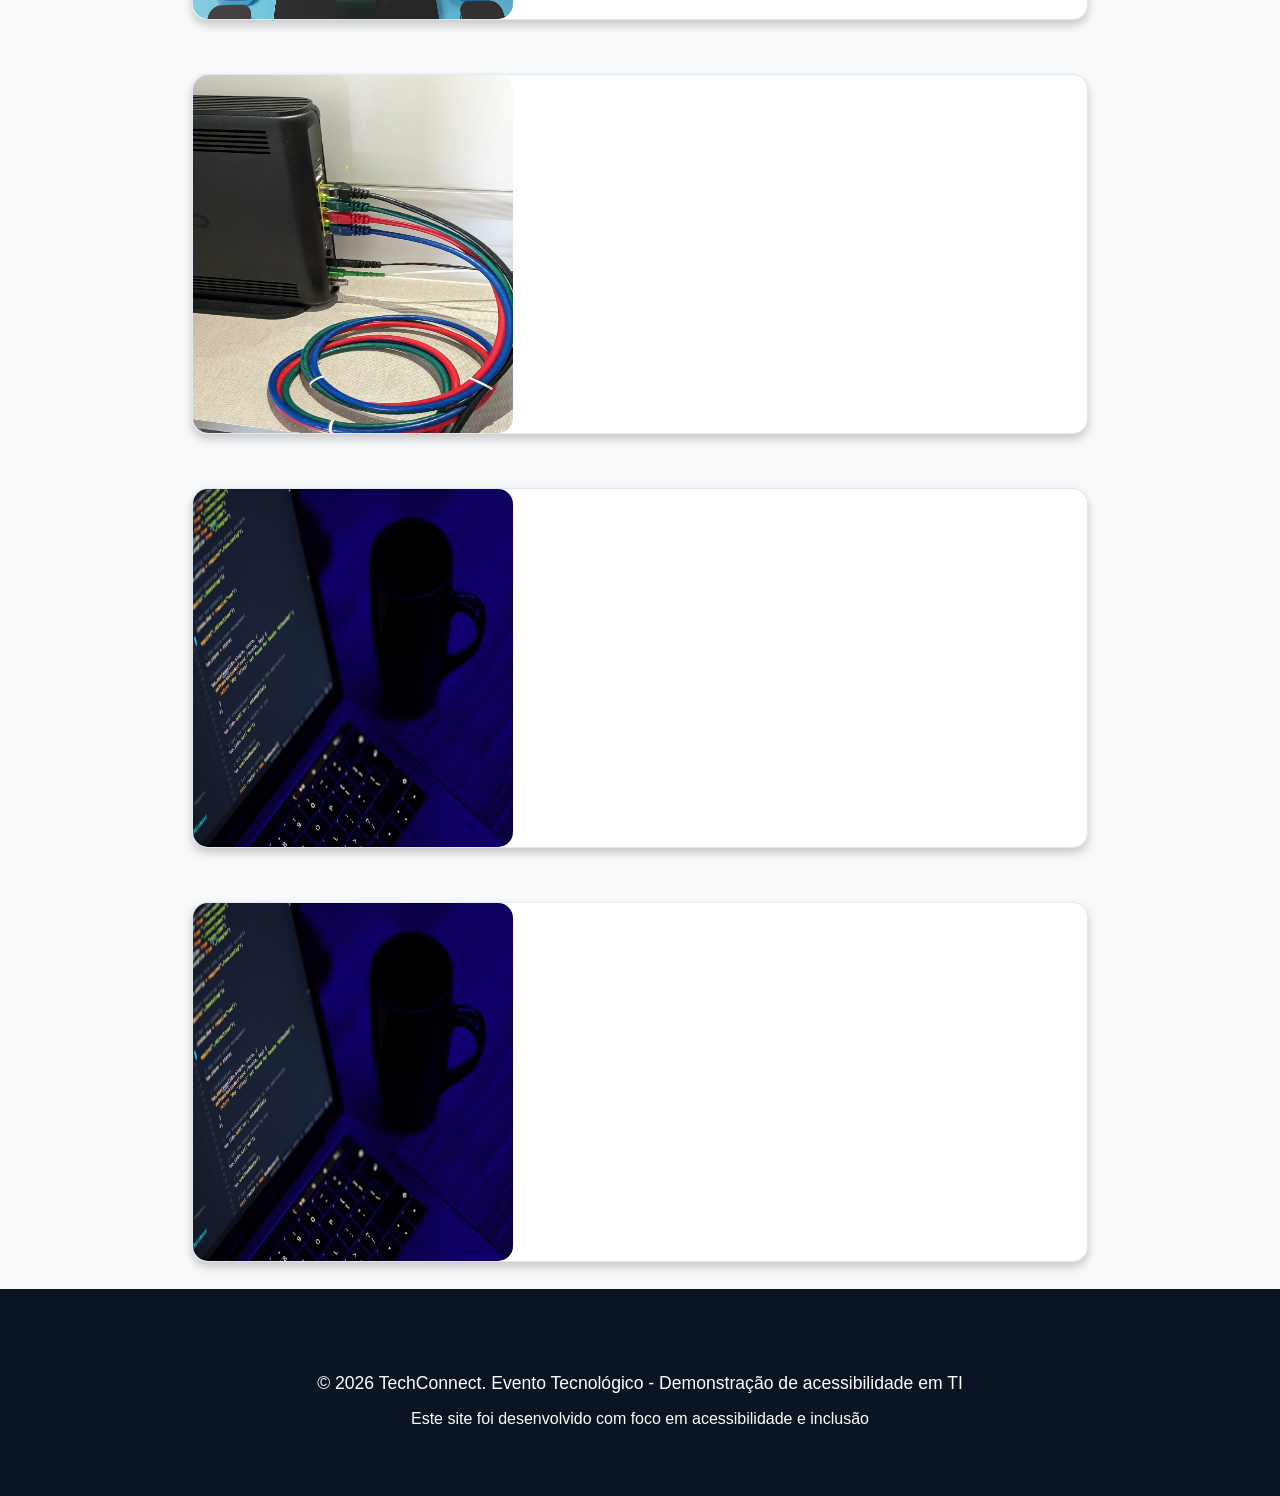
<file: OneDrive/Desktop/ADS and stuff/PIM V/programacao.html>
<!DOCTYPE html>
<html lang="pt-br">
<head>
    <meta charset="UTF-8">
    <meta name="viewport" content="width=device-width, initial-scale=1.0">
    <link rel="stylesheet" href="styles.css">
    <title>Programação - TechConnect 2026</title>
</head>
<body>
     <header class="cabecalho">
        <nav>
            <a href="index.html" class="linkgrupo">
                <div class="logo-icon">TC</div>
                <div class="logo-text">
                    <span class="titulo">TechConnect <br></span>
                    <span class="subtitulo-logo">Evento de TI 2026</span>
                </div>
            </a>
            <div class="linksMeio">
                <a href="index.html">Início</a>
                <a href="programacao.html">Programação</a>
                <a href="formulario.html">Inscrição</a>
            </div>
        </nav>
        <div class="botoesCabecalho">
            <a href="http://localhost:9999/Auth/Login" class="botaoEntrar">Entrar</a>
            <a href="formulario.html" class="botaoInscricao">Inscreva-se</a>
        </div>
    </header>

    <main>
        <section class="secaoProgramacao">
            <div class="abaProgramacao">
                <div class="textsAbaProgramacao">
                    <h1 id="tituloAbaProgramacao">Programação do Evento</h1>
                    <h3 id="subtituloAbaProgramacao">Confira todas as palestras e horários do TechConnect 2026</h3>
                </div>
            </div>
            <div class="container">
               <div class="cardsProgramacao">
                    <div class="containerFiguraCards">
                        <img src="programaçao.jpg" alt="Imagem de programação" class="figuraCards">
                    </div>
                    <div class="textsCardsProgramacao">
                        <div class="cabecalhoCard">
                            <div id="curso">
                                <span>Desenvolvimento</span>
                                <div class="horarioCard">
                                    <img src="relogio.png" alt="icone-relógio">
                                    <span>09:00 • 1h</span>
                                </div>
                            </div>
                        </div>
                    </div>

               </div>

               <div class="cardsProgramacao">
                    <div class="containerFiguraCards">
                        <img src="ia.jpg" alt="Imagem de IA" class="figuraCards">
                    </div>
               </div>

               <div class="cardsProgramacao">
                    <div class="containerFiguraCards">
                        <img src="cloud.jpg" alt="Imagem de Arquitetura Cloud" class="figuraCards">
                    </div>
               </div>

               <div class="cardsProgramacao">
                    <div class="containerFiguraCards">
                        <img src="segurancaDeDados.jpg" alt="Imagem de Segurança de Dados" class="figuraCards">
                    </div>
               </div>

               <div class="cardsProgramacao">
                    <div class="containerFiguraCards">
                        <img src="programaçao.jpg" alt="Imagem de programação" class="figuraCards">
                    </div>
               </div>

               <div class="cardsProgramacao">
                    <div class="containerFiguraCards">
                        <img src="programaçao.jpg" alt="Imagem de programação" class="figuraCards">
                    </div>
                    
               </div>



            </div>

        </section>

    </main>

    <footer class="rodape">
        <div class="text">
            <p id="p1">© 2026 TechConnect. Evento Tecnológico - Demonstração de acessibilidade em TI</p>
            <p>Este site foi desenvolvido com foco em acessibilidade e inclusão</p>
        </div>
    </footer>
</body>
</html>
</file>
<file: frontend/assets/style/styles.css>
/* ===== RESET E CONFIGURAÇÕES GLOBAIS ===== */

* {
    margin: 0;
    padding: 0;
    box-sizing: border-box;
    text-decoration: none;
}

body {
    font-family: 'inter', sans-serif;
    -webkit-font-smoothing: antialiased;
}

/* ===== CABEÇALHO (usado em todas as páginas) ===== */

.cabecalho {
    position: fixed;
    top: 0;
    left: 0;
    width: 100%;
    height: auto;
    padding: 15px 20px;
    background-color: #ffffff;
    z-index: 1000;
    display: flex;
    align-items: center;
    justify-content: space-between;
    gap: 2rem;
    box-shadow: 0 5px 8px rgba(0, 0, 0, 0.05);
}

.hamburguer {
    display: none;
    flex-direction: column;
    cursor: pointer;
    gap: 6px;
    background: none;
    border: none;
    margin-left: auto;
}

.hamburguer span {
    width: 25px;
    height: 3px;
    background-color: black;
    border-radius: 2px;
    transition: all 0.3s ease-in-out;
}

.hamburguer.ativo span:nth-child(1) {
    transform: rotate(45deg) translate(10px, 10px);
}

.hamburguer.ativo span:nth-child(2) {
    opacity: 0;
}

.hamburguer.ativo span:nth-child(3) {
    transform: rotate(-45deg) translate(8px, -8px);
}

.linkgrupo {
    display: flex;
    width: auto;
    align-items: center;
    padding: 10px;
    cursor: pointer;
    color: black;
    flex-shrink: 0;
    order: 1;
}

.logo-icon {
    display: flex;
    width: 40px;
    height: 40px;
    align-items: center;
    justify-content: center;
    border-radius: 20%;
    color: #ffffff;
    font-weight: 700;
    background: linear-gradient(135deg, #6E1DB0 0%, #4A0E8F 100%);
    flex-shrink: 0;
}

.logo-text {
    padding: 10px;
    white-space: nowrap;
}

.titulo {
    font-weight: bold;
    font-size: 1rem;
}

.subtitulo-logo {
    font-size: 0.6rem;
}

nav {
    display: flex;
    align-items: center;
    color: black;
    flex: 1;
    justify-content: center;
    order: 2;
}

.linksMeio {
    display: flex;
    gap: 2rem;
    color: black;
}

.linksMeio a {
    color: black;
    font-size: 0.95rem;
    white-space: nowrap;
}

.botoesCabecalho {
    display: flex;
    gap: 10px;
    flex-shrink: 0;
    order: 3;
}


.botaoEntrar {
    background-color: white;
    border-radius: 5px;
    padding: 0.5rem 1rem;
    border: 1px solid #E0E0E0;
    display: flex;
    align-items: center;
    justify-content: center;
    min-height: 2rem;
    text-align: center;
    font-size: 0.9rem;
    white-space: nowrap;
}

.botaoEntrar:hover {
    cursor: pointer;
    transform: scale(1.02);
    box-shadow: 0 5px 10px rgba(0, 0, 0, 0.2);
    filter: brightness(1.05);
    transition: all 0.3s ease-in-out;
}

.botaoInscricao {
    background-color: black;
    color: white;
    border: none;
    border-radius: 5px;
    padding: 0.5rem 1.2rem;
    display: flex;
    align-items: center;
    justify-content: center;
    min-height: 2rem;
    text-align: center;
    font-size: 0.9rem;
    white-space: nowrap;
}

.botaoInscricao:hover {
    cursor: pointer;
    transform: scale(1.02);
    box-shadow: 0 5px 10px rgba(0, 0, 0, 0.2);
    filter: brightness(1.05);
    transition: all 0.3s ease-in-out;
}

/* ===== ESTILIZAÇÕES DA PÁGINA INDEX.HTML ===== */

.primeira-secao {
    display: flex;
    align-items: center;
    justify-content: center;
    width: 100%;
    min-height: 100vh;
    color: #ffffff;
    background-image: url(../images/FundoProjetoMain.jpeg);
    background-size: cover;
    background-position: center;
    flex-direction: column;
    padding-top: 80px;
}

.container {
    display: flex;
    justify-content: center;
    align-items: center;
    min-height: calc(100vh - 80px);
    flex-direction: column;
    padding: 20px;
    width: 100%;
}

.textPrimeiraSecao {
    display: flex;
    justify-content: center;
    align-items: center;
    flex-direction: column;
    gap: 1rem;
    text-align: center;
    padding: 0 20px;
}

.tituloPrimeiraSecao {
    font-size: clamp(2rem, 5vw, 4rem);
    line-height: 1.2;
    text-align: center;
}

.subtituloPrimeiraSecao {
    color: rgba(255, 255, 255, 0.9);
    font-size: clamp(1rem, 3vw, 1.5rem);
    font-weight: 300;
    line-height: 1.4;
    text-align: center;
}

.containerBeneficios {
    display: flex;
    align-items: center;
    justify-content: center;
    flex-wrap: wrap;
    gap: 2rem;
    margin: 2rem 0;
}

.item-beneficio {
    display: flex;
    gap: 10px;
    align-items: flex-start;
    justify-content: center;
    flex-direction: column;
    text-align: center;
    font-size: clamp(0.8rem, 2vw, 1rem);
    font-weight: 400;
    min-width: 120px;
}

.botoesPrimeiraSecao {
    display: flex;
    justify-content: center;
    align-items: center;
    gap: 1rem;
    flex-wrap: wrap;
    margin-top: 2rem;
}

.botaoInscrevaPrimeiraSecao {
    padding: 1rem 1.5rem;
    border-radius: 5px;
    border: none;
    background-color: #ffffff;
    color: #4A0E8F;
    font-weight: bold;
    font-size: clamp(0.8rem, 2vw, 0.95rem);
    display: flex;
    align-items: center;
    justify-content: center;
    text-align: center;
    white-space: nowrap;
    min-height: 2.5rem;
    cursor: pointer;
    transition: all 0.3s ease-in-out;
    box-shadow: 0 4px 8px rgba(0, 0, 0, 0.1);
}

.botaoInscrevaPrimeiraSecao:hover {
    background-color: #f0f0f0;
    color: #3f0e7f;
    transform: scale(1.02);
    filter: brightness(1.05);
}

.botaoVerProgramacao {
    padding: 1rem 1.5rem;
    border-radius: 5px;
    border: none;
    font-weight: bold;
    font-size: clamp(0.8rem, 2vw, 0.95rem);
    background-color: #4A0E8F;
    color: white;
    display: flex;
    align-items: center;
    justify-content: center;
    text-align: center;
    white-space: nowrap;
    min-height: 2.5rem;
    cursor: pointer;
    transition: all 0.3s ease-in-out;
    box-shadow: 0 4px 8px rgba(0, 0, 0, 0.2);
}

.botaoVerProgramacao:hover {
    transform: scale(1.02);
    filter: brightness(1.05);
    background-color: #3f0d75;
}

.figura {
    display: flex;
    width: auto;
    height: auto;
    max-width: 50px;
    max-height: 50px;
}

.figura img {
    width: 100%;
    height: auto;
}

/* Segunda seção */

.segundaSecao {
    width: 100%;
    min-height: 100vh;
    padding: 4rem 2rem;
    display: flex;
    justify-content: center;
    align-items: center;
    flex-direction: column;
    margin-top: 80px;
}

.container-segundaSecao {
    display: flex;
    flex-direction: column;
    justify-items: center;
    align-items: center;
    gap: 2rem;
    min-height: auto;
    width: 100%;
    max-width: 1200px;
}

.informacaoAcessebilidade {
    display: flex;
    justify-content: center;
    align-items: center;
    gap: 12px;
    background: linear-gradient(135deg, rgba(110, 29, 176, 0.12) 0%, rgba(74, 14, 143, 0.08) 100%);
    border-radius: 25px;
    padding: 1.2rem 2.2rem;
    color: #6E1DB0;
    font-weight: 500;
    flex-wrap: wrap;
    text-align: center;
    box-shadow: 0 4px 15px rgba(110, 29, 176, 0.15);
    border: 1px solid rgba(110, 29, 176, 0.2);
    transition: all 0.3s ease;
}

.informacaoAcessebilidade:hover {
    box-shadow: 0 6px 20px rgba(110, 29, 176, 0.25);
    transform: translateY(-2px);
    border-color: rgba(110, 29, 176, 0.35);
}

.figuraAcessebilidade {
    display: flex;
    width: 35px;
    height: 35px;
    align-items: center;
    justify-content: center;
    flex-shrink: 0;
    background: rgba(110, 29, 176, 0.1);
    border-radius: 50%;
    padding: 6px;
    transition: all 0.3s ease;
}

.figuraAcessebilidade img {
    width: 100%;
    height: auto;
    filter: brightness(0.8);
}

.informacaoAcessebilidade:hover .figuraAcessebilidade {
    background: rgba(110, 29, 176, 0.15);
    transform: scale(1.1);
}

.textoAcessebilidade h4 {
    font-size: clamp(0.9rem, 2vw, 1.1rem);
    margin: 0;
    letter-spacing: 0.3px;
}

.subtituloSegundaSecao {
    font-weight: 300;
    padding: 2rem 1rem;
    text-align: center;
    font-size: clamp(0.9rem, 2vw, 1.1rem);
    line-height: 1.6;
}

.video-wrapper {
    width: 100%;
    max-width: 800px;
    position: relative;
    padding-top: 40%;
    margin: 2rem auto;
    box-shadow: 0 10px 30px rgba(0,0,0,0.15);
    border-radius: 14px;
    overflow: hidden;
}

.video-iframe {
    position: absolute;
    top: 0;
    left: 0;
    width: 100%;
    height: 100%;
    border: 0;
}

/* Terceira Seção */

.terceiraSecao {
    width: 100%;
    min-height: 100vh;
    display: flex;
    justify-content: center;
    align-items: center;
    flex-direction: column;
    background-color: #f8f9fa;
    padding-top: 100px;
}

.container-terceiraSecao {
    display: flex;
    align-items: center;
    justify-content: center;
    flex-direction: column;
    min-height: auto;
    width: 100%;
    padding: 2rem;
}

.titulosTerceiraSecao {
    display: flex;
    align-items: center;
    justify-content: center;
    margin-top: 2rem;
    flex-direction: column;
    text-align: center;
}

.titulosTerceiraSecao h2 {
    font-size: clamp(1.8rem, 5vw, 2.8rem);
    margin-bottom: 1rem;
}

.subtituloTerceiraSecao {
    font-weight: 300;
    padding: 1rem 2rem;
    text-align: center;
    font-size: clamp(0.9rem, 2.5vw, 1.2rem);
    line-height: 1.6;
}

.informacoes {
    width: 100%;
    display: flex;
    align-items: center;
    justify-content: center;
    gap: 2rem;
    padding: 2rem;
    flex-wrap: wrap;
}

.informacoesBlocos {
    display: flex;
    flex-direction: column;
    width: 100%;
    max-width: 280px;
    min-height: 280px;
    margin: 1rem;
    padding: 2rem;
    border-radius: 10px;
    border: 2px solid #e2e8f0;
    background-color: #ffffff;
    box-shadow: 0 4px 6px rgba(0, 0, 0, 0.1);
    transition: all 0.3s ease-in-out;
    justify-content: center;
    align-items: center;
    text-align: center;
}

.informacoesBlocos:hover {
    border-color: #6E1DB0; 
    cursor: pointer;
    transform: translateY(-5px);
    box-shadow: 0 10px 20px rgba(0, 0, 0, 0.15);
    background-color: #fcfaff;
}

.textosInformacoes {
    display: flex;
    justify-content: center;
    align-items: center;
    flex-direction: column;
    gap: 1rem;
}

.tituloBlocos {
    font-weight: 700;
    color: #1a1a1a;
    font-size: clamp(1rem, 2vw, 1.3rem);
}

.paragrafoBlocos {
    font-size: clamp(0.85rem, 1.5vw, 1rem);
    font-weight: 300; 
    line-height: 1.5;
}

.garantaVaga {
    display: flex;
    flex-direction: column;
    justify-content: center;
    align-items: center;
    min-height: 400px;
    width: 100%;
    background-image: url(../images/FundoProjetoMain.jpeg);
    background-size: cover;
    background-position: center;
    padding: 0;
    margin-top: 3rem;
}

.textosGarantaVaga {
    display: flex;
    flex-direction: column;
    width: 100%;
    max-width: 600px;
    justify-content: center;
    align-items: center;
    color: #ffffff;
    text-align: center;
    padding: 3rem 2rem 2rem 2rem;
}

#tituloGarantaVaga {
    font-size: clamp(1.5rem, 5vw, 2.3rem);
    font-weight: 700;
    margin: 1rem 0;
    line-height: 1.3;
}

#subtituloGarantaVaga {
    font-weight: 300;
    text-align: center;
    line-height: 1.5;
    font-size: clamp(1rem, 2.5vw, 1.3rem);
    margin-bottom: 2rem;
}

.botaoGarantaVaga {
    display: flex;
    justify-content: center;
    align-items: center;
    margin-top: 1rem;
    width: 100%;
    padding: 0 2rem 3rem 2rem;
}

#botaoFazerinscricao {
    border: none;
    padding: 1rem 2rem;
    border-radius: 10px;
    font-size: clamp(0.9rem, 1.5vw, 1.1rem);
    font-weight: 700;
    color: #4A0E8F;
    background-color: #ffffff;
    box-shadow: 0 5px 10px rgba(0, 0, 0, 0.2);
    cursor: pointer;
    transition: all 0.3s ease-in-out;
    min-width: 200px;
    white-space: nowrap;
}

#botaoFazerinscricao:hover {
    transform: translateY(-4px);
    box-shadow: 0 10px 20px rgba(0, 0, 0, 0.2);
    filter: brightness(1.05);
}

/* ===== RODAPÉ (usado em todas as páginas) ===== */

.rodape {
    display: flex;
    min-height: 200px;
    width: 100%;
    align-items: center;
    justify-content: center;
    background-color: #0b1423;
    padding: 2rem;
}

.text {
    display: flex;
    justify-content: center;
    align-items: center;
    color: #ffffff;
    flex-direction: column;
    text-align: center;
    gap: 1rem;
}

#p1 {
    font-size: clamp(0.95rem, 2vw, 1.1rem);
    margin: 0.5rem;
    line-height: 1.5;
}

.text p {
    font-size: clamp(0.85rem, 1.5vw, 1rem);
    line-height: 1.5;
}

/* ===== ESTILIZAÇÕES DA PÁGINA FORMULARIO.HTML ===== */

.abaInscricao {
    display: flex;
    flex-direction: column;
    align-items: center;
    justify-content: center;
    min-height: 250px;
    width: 100%;
    background-image: url(../images/FundoProjetoMain.jpeg);
    background-size: cover;
    background-position: center;
    background-attachment: fixed;
    padding: 2rem 2rem;
    margin-top: 80px;
    box-shadow: 0 10px 15px rgba(0, 0, 0, 0.2);
    color: #ffffff;
    text-align: center;
}

.inscricao-message {
    margin-top: 2rem;
    margin-bottom: 2rem;
}

#tituloAbaFormulario {
    margin-top: 1rem;
    font-size: clamp(1.8rem, 5vw, 2.8rem);
    font-weight: bold;
    line-height: 1.3;
}

#subtituloAbaFormulario {
   font-weight: 300;
   margin-top: 1rem;
   font-size: clamp(1rem, 2.5vw, 1.3rem);
   line-height: 1.5;
}

.secaoFormulario {
    min-height: auto;
    width: 100%;
    background-color: #f8f9fa;
    padding: 2rem 1rem;
    display: flex;
    align-items: center;
    justify-content: center;
}

.formulario {
    display: flex;
    height: auto;
    flex-direction: column;
    gap: 1.5rem;
    padding: 1.5rem;
    border: 1px solid #e0e0e0;
    border-radius: 10px;
    background-color: #ffffff;
    box-shadow: 0 10px 30px rgba(0, 0, 0, 0.1);
    width: 100%;
    max-width: 450px;
    margin-top: 3rem;
}

.informText {
    width: 100%;
}

.informText h5 {
    font-size: clamp(1.1rem, 2vw, 1.3rem);
    margin-bottom: 0.5rem;
}

#subtituloInformText {
    font-weight: 300;
    color: #71717a;
    margin-top: 0.5rem;
    line-height: 1.5;
    font-size: clamp(0.9rem, 1.5vw, 1rem);
}

.grupo-campo {
    display: flex;
    justify-items: center;
    flex-direction: column;
    gap: 0.5rem;
    width: 100%;
}

.grupo-campo label {
    font-size: clamp(0.95rem, 1.5vw, 1.1rem);
    font-weight: 500;
}

.campo-Input {
    min-height: 40px;
    border: none;
    border-radius: 5px;
    background-color: #f1f5f9;
    padding: 0.6rem;
    font-size: 1rem;
    font-family: inherit;
    width: 100%;
}

.campo-Input:focus {
    outline: 2px solid #6E1DB0;
}

.spanInput {
    font-size: 0.8rem;
    color: #64748b;
}

.obrigatorio {
    color: red;
}

.botaoConfirmar {
    display: flex;
    width: 100%;
    align-items: center;
    justify-content: center;
}

#botaoConfirmarInscricao {
    padding: 0.75rem 1.5rem;
    border: none;
    border-radius: 5px;
    background-color: black;
    box-shadow: 0 5px 10px rgba(0, 0, 0, 0.2);
    color: #ffffff;
    font-size: clamp(0.95rem, 1.5vw, 1.1rem);
    font-weight: 600;
    cursor: pointer;
    transition: all 0.3s ease-in-out;
    min-width: 130px;
    white-space: nowrap;
}

#botaoConfirmarInscricao:hover {
    transform: translateY(-3px);
    box-shadow: 0 10px 20px rgba(0, 0, 0, 0.2);
    filter: brightness(1.05);
}

.informTextFinal {
    display: flex;
    width: 100%;
    align-items: center;
    justify-content: center;
}

#spanTextFinal {
    font-size: 0.85rem;
    text-align: center;
    color: #71717a;
    line-height: 1.5;
}

/* ===== ESTILIZAÇÕES DA PÁGINA PROGRAMACAO.HTML ===== */

.secaoProgramacao {
    width: 100%;
    min-height: 100vh;
    background-color: #f8f9fa;
    padding-top: 80px;
}

.abaProgramacao {
    display: flex;
    width: 100%;
    min-height: 250px;
    background-image: url(../images/FundoProjetoMain.jpeg);
    background-size: cover;
    background-position: center;
    background-attachment: fixed;
    align-items: center;
    justify-content: center;
    box-shadow: 0 10px 20px rgba(0, 0, 0, 0.2);
    padding: 2rem 1rem;
}

.textsAbaProgramacao {
    width: 100%;
    max-width: 900px;
    align-items: center;
    justify-items: center;
    color: #ffffff;
    text-align: center;
    padding: 0 2rem;
}

#tituloAbaProgramacao {
    font-size: clamp(1.8rem, 5vw, 2.8rem);
    font-weight: 900;
    line-height: 1.3;
}

#subtituloAbaProgramacao {
    font-weight: 300;
    margin-top: 1.5rem;
    font-size: clamp(1rem, 2.5vw, 1.3rem);
    line-height: 1.5;
}

/* Cards Informativos */

.cardsProgramacao {
    display: flex;
    flex-direction: column;
    width: 100%;
    max-width: 600px;
    height: auto;
    background-color: #ffffff;
    box-shadow: 0 5px 10px rgba(0, 0, 0, 0.1);
    border-radius: 15px;
    border: 1px solid #e2e8f0;
    margin: 1.5rem auto;
    overflow: hidden;
    transition: all 0.3s ease;
}

.cardsProgramacao:hover {
    transform: translateY(-3px);
    box-shadow: 0 10px 20px rgba(0, 0, 0, 0.15);
}

.containerFiguraCards {
    width: 100%;
    height: auto;
    border-radius: 15px 15px 0 0;
    overflow: hidden;
    max-height: 180px;
}

.figuraCards {
    width: 100%;
    height: auto;
    display: block;
}

.textsCardsProgramacao {
    display: flex;
    flex-direction: column;
    width: 100%;
    padding: 1.2rem;
    gap: 0.8rem;
}

.top-section {
    display: flex;
    justify-content: space-between;
    align-items: center;
    flex-wrap: wrap;
    gap: 1rem;
}

.balloon {
    background: linear-gradient(135deg, #007BFF 0%, #0056CC 100%);
    color: white;
    border-radius: 10px;
    padding: 0.5rem 1rem;
    font-size: clamp(0.75rem, 1.5vw, 1rem);
    font-weight: bold;
}

.time {
    font-size: clamp(0.8rem, 1.5vw, 1rem);
    color: #666;
    font-weight: bold;
}

.middle {
    flex: 1;
    display: flex;
    flex-direction: column;
    justify-content: center;
    gap: 0.5rem;
}

.middle h3 {
    margin: 0;
    font-size: clamp(1.3rem, 2.5vw, 1.6rem);
    line-height: 1.3;
}

.middle p {
    font-size: clamp(0.95rem, 1.5vw, 1.2rem);
    color: #666;
    line-height: 1.4;
    margin: 0;
}

.bottom {
    position: relative;
    padding-top: 1rem;
    border-top: 1px solid #e2e8f0;
    display: flex;
    align-items: center;
    justify-content: space-between;
    flex-wrap: wrap;
    gap: 1rem;
}

.bottom span {
    font-weight: bold;
    font-size: clamp(0.85rem, 1.5vw, 1rem);
}

.libras {
    font-size: clamp(0.75rem, 1.5vw, 0.95rem);
    color: white;
    background: rgba(0, 123, 255, 0.8);
    padding: 0.3rem 0.6rem;
    border-radius: 3px;
    white-space: nowrap;
}

/* ===== MEDIA QUERIES - RESPONSIVIDADE (aplicam-se a todas as páginas) ===== */

/* Tablets e Telas Pequenas (768px - 1024px) */
@media (max-width: 1024px) {
    .linksMeio {
        gap: 1.5rem;
    }
    
    .informacoes {
        gap: 1rem;
    }
    
    .informacoesBlocos {
        max-width: 250px;
    }
    
    .containerBeneficios {
        gap: 1rem;
    }
}

/* Tablets (768px e abaixo) */
@media (max-width: 768px) {
    .cabecalho {
        height: auto;
        padding: 12px 15px;
        gap: 1rem;
    }
    
    .linkgrupo {
        order: 1;
        flex-shrink: 0;
    }
    
    nav {
        flex: 0;
        justify-content: flex-start;
        gap: 0;
        order: 2;
    }
    
    .hamburguer {
        display: flex;
        order: 3;
        margin-left: auto;
    }
    
    .linksMeio {
        position: fixed;
        top: 60px;
        left: 0;
        width: 100%;
        height: 0;
        background-color: #ffffff;
        flex-direction: column;
        gap: 0;
        overflow: hidden;
        transition: height 0.3s ease-in-out;
        box-shadow: 0 8px 16px rgba(0, 0, 0, 0.1);
        z-index: 999;
        margin: 0;
    }
    
    .linksMeio.ativo {
        height: 180px;
        display: flex;
    }
    
    .linksMeio a {
        padding: 1rem;
        border-bottom: 1px solid #f0f0f0;
        text-align: center;
        margin: 0;
    }
    
    .botoesCabecalho {
        display: flex;
        gap: 5px;
        flex-shrink: 0;
        order: 4;
        padding: 0;
    }
    
    .botaoEntrar,
    .botaoInscricao {
        padding: 0.4rem 0.8rem;
        font-size: 0.8rem;
    }
    
    .linkgrupo {
        padding: 8px;
    }
    
    .logo-text {
        padding: 5px;
    }
    
    .titulo {
        font-size: 0.9rem;
    }
    
    .subtitulo-logo {
        font-size: 0.5rem;
    }
    
    /* Ajustar margens de seções */
    .primeira-secao,
    .terceiraSecao,
    .secaoProgramacao {
        padding-top: 80px;
    }
    
    .container {
        padding: 15px;
        min-height: auto;
    }
    
    .textPrimeiraSecao {
        gap: 2rem;
    }
    
    .containerBeneficios {
        flex-direction: row;
        flex-wrap: wrap;
        gap: 1rem;
        justify-content: center;
    }
    
    .item-beneficio {
        margin: 0;
        min-width: 100px;
    }
    
    .botoesPrimeiraSecao {
        gap: 0.5rem;
        flex-wrap: wrap;
    }
    
    .botaoInscrevaPrimeiraSecao,
    .botaoVerProgramacao {
        padding: 0.75rem 1rem;
        font-size: 0.85rem;
    }
    
    /* Segunda Seção */
    .segundaSecao {
        padding: 3rem 1.5rem;
        margin-top: 80px;
    }
    
    .informacaoAcessebilidade {
        width: 100%;
        max-width: 500px;
        padding: 1rem 1.5rem;
        gap: 10px;
    }
    
    /* Terceira Seção */
    .container-terceiraSecao {
        padding: 1.5rem;
    }
    
    .informacoes {
        gap: 1rem;
    }
    
    .informacoesBlocos {
        margin: 0.5rem;
        max-width: 100%;
        width: 100%;
    }
    
    .garantaVaga {
        padding: 0;
        min-height: auto;
    }
    
    .textosGarantaVaga {
        padding: 2rem 1.5rem 1rem 1.5rem;
    }
    
    .botaoGarantaVaga {
        padding: 0 1.5rem 2rem 1.5rem;
    }
    
    /* Formulário */
    .secaoFormulario {
        padding: 1.5rem;
    }
    
    .formulario {
        max-width: 100%;
        padding: 1.5rem;
        gap: 1.5rem;
        margin-top: 2.5rem;
    }
    
    .informText {
        width: 100%;
    }
    
    /* Programação */
    .abaProgramacao {
        min-height: 200px;
        padding: 1.5rem;
    }
    
    .cardsProgramacao {
        margin: 1.2rem auto;
        max-width: 100%;
    }
    
    .containerFiguraCards {
        max-height: 160px;
    }
    
    /* Rodapé */
    .rodape {
        min-height: auto;
        padding: 1.5rem 1rem;
    }
    
    .text {
        gap: 0.5rem;
    }
}

/* Celulares (480px e abaixo) */
@media (max-width: 480px) {
    .cabecalho {
        padding: 10px;
        gap: 0.5rem;
    }
    
    .linkgrupo {
        padding: 5px;
        margin-left: 0;
        margin-right: 0;
        order: 1;
    }
    
    nav {
        flex: 0;
        gap: 0;
        order: 2;
    }
    
    .hamburguer {
        display: flex;
        order: 3;
        margin-left: auto;
    }
    
    .logo-icon {
        width: 35px;
        height: 35px;
        font-size: 0.9rem;
    }
    
    .logo-text {
        padding: 5px;
    }
    
    .titulo {
        font-size: 0.8rem;
    }
    
    .subtitulo-logo {
        font-size: 0.45rem;
    }
    
    .hamburguer span {
        width: 22px;
    }
    
    .botoesCabecalho {
        display: flex;
        gap: 3px;
        flex-shrink: 0;
        order: 4;
        padding: 0;
    }
    
    .botaoEntrar,
    .botaoInscricao {
        padding: 0.3rem 0.6rem;
        font-size: 0.75rem;
        min-height: 1.8rem;
    }
    
    .linksMeio {
        top: 55px;
    }
    
    .linksMeio.ativo {
        height: 150px;
    }
    
    .linksMeio a {
        padding: 0.8rem;
        font-size: 0.9rem;
    }
    
    /* Primeira Seção */
    .primeira-secao {
        padding-top: 60px;
    }
    
    .container {
        padding: 10px;
        min-height: auto;
    }
    
    .textPrimeiraSecao {
        gap: 1.5rem;
    }
    
    .containerBeneficios {
        flex-direction: row;
        flex-wrap: wrap;
        gap: 0.8rem;
        justify-content: center;
    }
    
    .item-beneficio {
        min-width: 80px;
        font-size: 0.75rem;
    }
    
    .figura {
        max-width: 40px;
        max-height: 40px;
    }
    
    .botoesPrimeiraSecao {
        flex-direction: column;
        gap: 0.5rem;
        width: 100%;
    }
    
    .botaoInscrevaPrimeiraSecao,
    .botaoVerProgramacao {
        width: 100%;
        padding: 0.6rem 1rem;
        font-size: 0.8rem;
    }
    
    /* Segunda Seção */
    .segundaSecao {
        padding: 2rem 1rem;
        margin-top: 60px;
    }
    
    .informacaoAcessebilidade {
        width: 100%;
        flex-direction: row;
        padding: 0.9rem 1.2rem;
        gap: 10px;
    }
    
    .figuraAcessebilidade {
        width: 30px;
        height: 30px;
        padding: 4px;
    }
    
    .video-wrapper {
        margin: 1rem 0;
    }
    
    /* Terceira Seção */
    .container-terceiraSecao {
        padding: 1rem;
    }
    
    .titulosTerceiraSecao h2 {
        margin-bottom: 0.5rem;
    }
    
    .subtituloTerceiraSecao {
        padding: 0.5rem 1rem;
    }
    
    .informacoes {
        padding: 1rem;
        gap: 0.5rem;
    }
    
    .informacoesBlocos {
        width: 100%;
        margin: 0.5rem 0;
        padding: 1.5rem;
        min-height: auto;
    }
    
    .tituloBlocos {
        margin: 0;
    }
    
    .paragrafoBlocos {
        font-size: 0.8rem;
    }
    
    .garantaVaga {
        padding: 0;
        background-attachment: scroll;
    }
    
    .textosGarantaVaga {
        width: 100%;
        padding: 2rem 1rem 1rem 1rem;
    }
    
    .botaoGarantaVaga {
        padding: 0 1rem 2rem 1rem;
    }
    
    #botaoFazerinscricao {
        min-width: 150px;
        padding: 0.8rem 1.2rem;
    }
    
    /* Formulário */
    .abaInscricao {
        margin-top: 60px;
        padding: 2rem 1rem;
        min-height: auto;
        background-attachment: scroll;
    }
    
    #tituloAbaFormulario {
        margin-top: 0;
    }
    
    #subtituloAbaFormulario {
        margin-top: 0.5rem;
    }
    
    .secaoFormulario {
        padding: 1rem;
    }
    
    .formulario {
        max-width: 100%;
        padding: 1.2rem;
        gap: 1.2rem;
        margin-top: 2rem;
    }
    
    .informText h5 {
        font-size: clamp(1rem, 2vw, 1.2rem);
    }
    
    .grupo-campo {
        gap: 0.3rem;
    }
    
    .campo-Input {
        min-height: 40px;
        padding: 0.5rem;
    }
    
    .spanInput {
        font-size: 0.75rem;
    }
    
    #botaoConfirmarInscricao {
        width: 100%;
        padding: 0.7rem;
    }
    
    #spanTextFinal {
        font-size: 0.75rem;
    }
    
    /* Programação */
    .secaoProgramacao {
        padding-top: 60px;
    }
    
    .abaProgramacao {
        min-height: 180px;
        padding: 1.5rem 1rem;
        background-attachment: scroll;
    }
    
    .textsAbaProgramacao {
        padding: 0 1rem;
    }
    
    .cardsProgramacao {
        flex-direction: column;
        margin: 0.8rem auto;
        max-width: 100%;
    }
    
    .containerFiguraCards {
        max-height: 120px;
    }
    
    .figuraCards {
        width: 100%;
    }
    
    .textsCardsProgramacao {
        padding: 0.9rem;
        gap: 0.6rem;
    }
    
    .top-section {
        gap: 0.5rem;
    }
    
    .balloon {
        padding: 0.4rem 0.8rem;
        font-size: 0.7rem;
    }
    
    .time {
        font-size: 0.75rem;
    }
    
    .middle h3 {
        font-size: 1.2rem;
    }
    
    .middle p {
        font-size: 0.9rem;
    }
    
    .bottom {
        padding-top: 0.75rem;
        gap: 0.5rem;
    }
    
    .bottom span {
        font-size: 0.8rem;
    }
    
    .libras {
        padding: 0.2rem 0.4rem;
        font-size: 0.7rem;
    }
    
    /* Rodapé */
    .rodape {
        min-height: auto;
        padding: 1.5rem 1rem;
    }
    
    .text {
        gap: 0.3rem;
    }
    
    #p1 {
        font-size: 0.9rem;
    }
    
    .text p {
        font-size: 0.8rem;
    }
}

/* Ultra pequeno (< 350px) */
@media (max-width: 350px) {
    .hamburguer span {
        width: 20px;
        height: 2.5px;
    }
    
    .logo-icon {
        width: 30px;
        height: 30px;
        font-size: 0.8rem;
    }
    
    .botaoEntrar,
    .botaoInscricao {
        font-size: 0.65rem;
        padding: 0.25rem 0.5rem;
    }
    
    .containerBeneficios {
        flex-direction: column;
    }
    
    .item-beneficio {
        min-width: auto;
    }
    
    .formulario {
        padding: 1rem;
    }
}

/* ===== FIM DO ARQUIVO CSS ===== */
</file>
<file: OneDrive/Desktop/ADS and stuff/PIM V/styles.css>
* {
    margin: 0;
    padding: 0;
    box-sizing: border-box;
    text-decoration: none;
}

body {
    font-family: 'inter', sans-serif;
    -webkit-font-smoothing: antialiased;
}

.cabecalho {
    position: fixed;
    top: 0;
    left: 0;
    width: 100%;
    height: 15vh;
    background-color: #ffffff;

    display: flex;
    align-items: center;
    justify-content: space-between;
    
    box-shadow: 0 5px 8px rgba(0, 0, 0, 0.05);
}

.linkgrupo {
    display: flex;
    width: auto;
    align-items: center;
    margin-left: auto;
    margin-right: auto;
    padding: 20px;
    cursor: pointer;
    color: black;
}

.logo-icon {
    display: flex;
    width: 40px;
    height: 40px;
    align-items: center;
    justify-content: center;
    border-radius: 20%;


    color: #ffffff;
    font-weight: 700;
    background: linear-gradient(135deg, #6E1DB0 0%, #4A0E8F 100%);

}


.logo-text {
    padding: 10px;
}

.titulo {
    font-weight: bold;
}

.subtitulo-logo {
    font-size: 70%;
}


nav {
    display: flex;
    align-items: center;
    color: black;
}

.linksMeio {
    transform: translateX(100%);
    display: flex;
    gap: 2rem;
    color: black;
}
.linksMeio a {
    color: black;
    }

.botoesCabecalho {
    display: flex;
    height: 7vh;
    gap: 10px;
    margin-left: auto;
    margin-right: 20px;
}


.botaoEntrar {
    background-color: white;
    border-radius: 5px;
    width: 5rem;
    border: 1px solid #E0E0E0;
}

.botaoEntrar:hover {
    cursor: pointer;
    transform: scale(1.02);
    box-shadow: 0 5px 10px rgba(0, 0, 0, 0.2);
    filter: brightness(1.05);
    transition: all 0.3s ease-in-out;
}

.botaoInscricao {
    background-color: black;
    color: white;
    border: none;
    border-radius: 5px;
    width: 8rem;
}

.botaoInscricao:hover {
    cursor: pointer;
    transform: scale(1.02);
    box-shadow: 0 5px 10px rgba(0, 0, 0, 0.2);
    filter: brightness(1.05);
    transition: all 0.3s ease-in-out;
}

.primeira-secao {
    display: flex;
    align-items: center;
    justify-content: center;
    width: 100%;
    min-height: 100vh;
    color: #ffffff;

    background-image: url(FundoProjetoMain.jpeg);
    background-size: cover;
    background-position: center;
    flex-direction: column;
}

.container {
    display: flex;
    justify-content: center;
    align-items: center;
    min-height: 100vh;
    flex-direction: column;
}

.textPrimeiraSecao {
    display: flex;
   justify-content: center;
   align-items: center;
   flex-direction: column;
   gap: 5vh;
}

.tituloPrimeiraSecao {
    font-size: 4rem;
}

.subtituloPrimeiraSecao {
    color: rgba(255, 255, 255, 0.9);
    font-size: 150%;
    font-weight: 150;
}

.containerBeneficios {
    display: flex;
    align-items: center;
    justify-content: center;
}

.item-beneficio {
    display: flex;
    margin-bottom: 1.5rem;
    margin-right: 30px;
    gap: 5px;

    align-items: flex-start;
    justify-content: center;
    font-size: 90%;
    font-weight: 1;
}

.botoesPrimeiraSecao {
    display: flex;
    justify-content: center;
    align-items: center;
    gap: 10px;
}

.botaoInscrevaPrimeiraSecao {
    height: 7vh;
    width: 15rem;

    border-radius: 5px;
    border: none;

    background-color: white;
    color: #4A0E8F;
    font-weight: bold;
    font-size: 90%;

    display: flex;
    align-items: center;
    justify-content: center;
}

.botaoInscrevaPrimeiraSecao:hover {
    cursor: pointer;
    transform: scale(1.02);
    filter: brightness(1.05);
    transition: all 0.3s ease-in-out;
}

.botaoVerProgramacao {
    height: 7vh;
    width: 10rem;
    border-radius: 5px;
    border: none;
    font-weight: bold;
    font-size: 90%;

    background-color: white;
    color: #4A0E8F;

    display: flex;
    align-items: center;
    justify-content: center;
}

.botaoVerProgramacao:hover {
    cursor: pointer;
    transform: scale(1.02);
    filter: brightness(1.05);
    transition: all 0.3s ease-in-out;
}


.figura {
    display: flex;
    width: 1rem;
    height: 3vh;
}

/* Segunda pagina */

.segundaSecao {
    width: 100%;
    min-height: 100vh;
    padding: 5rem 5%;

    display: flex;
    justify-content: center;
    align-items: center;
    flex-direction: column;
}

.container-segundaSecao {
    display: flex;
    flex-direction: column;
    justify-items: center;
    align-items: center;

    gap: 20px;
    min-height: 100vh;

}

.informacaoAcessebilidade {
    display: flex;
    justify-content: center;
    align-items: center;
    gap: 5px;

    background-color: rgba(0, 122, 255, 0.15);
    border-radius: 20px;
    width: 17rem;
    height: 7vh;

    color: #6E1DB0;
    font-weight: 1;
}


.subtituloSegundaSecao {
    font-weight: 100;
    padding: 20px;
}

/* Terceira Pagina */

.terceiraSecao {
    width: 100%;
    min-height: 100vh;
    

    display: flex;
    justify-content: center;
    align-items: center;
    flex-direction: column;

    background-color: #f8f9fa;
}

.container-terceiraSecao {
    display: flex;
    align-items: center;
    justify-content: center;
    flex-direction: column;
    min-height: 100vh;
    width: 100%;
}

.titulosTerceiraSecao {
    display: flex;
    align-items: center;
    justify-content: center;
    margin-top: 10vh;

    flex-direction: column;
}

.subtituloTerceiraSecao {
    font-weight: 100;
    padding: 20px;
}

.informacoes {
    width: 100%;
    display: flex;
    align-items: center;
    justify-content: center;
    gap: 5rem;
    padding: 3rem;

}

.informacoesBlocos {
    display: flex;
    width: 20rem;
    height: 40vh;
    margin: 3vh;
    padding: 2rem;

    border-radius: 10px;
    border: 2px solid #e2e8f0;

    background-color: #ffffff;
    box-shadow: 0 4px 6px rgba(0, 0, 0, 0.2);

}

.informacoesBlocos:hover {
    border-color: #6E1DB0; 
    cursor: pointer;

    transform: translateY(-5px);
    box-shadow: 0 10px 20px rgba(0, 0, 0, 0.2);
    background-color: #fcfaff;
    transition: all 0.3s ease-in-out;
}

.textosInformacoes {
    display: flex;
    justify-content: center;
    align-items: center;
    flex-direction: column;
}

.tituloBlocos {
    font-weight: 700;
    color: #1a1a1a;
    margin: 0.8rem;
}

.paragrafoBlocos {
    font-size: 1rem;
    font-weight: 300; 
    line-height: 1.5;
}

.garantaVaga {
    display: flex;
    flex-direction: column;
    justify-content: center;
    align-items: center;

    height: 50vh;
    width: 100%;
    background-image: url(FundoProjetoMain.jpeg);
}

.textosGarantaVaga {
    display: flex;
    flex-direction: column;
    width: 60%;
    justify-content: center;
    align-items: center;

    color: #ffffff;
}

#tituloGarantaVaga {
    font-size: 2.3rem;
    font-weight: 700;
    margin: 1rem;
}

#subtituloGarantaVaga {

    font-weight: 300;
    text-align: center;
    line-height: 1.5;
}

.botaoGarantaVaga {
    display: flex;
    justify-content: center;
    align-items: center;
    margin-top: 1rem;
}

#botaoFazerinscricao {
    border: none;
    height: 8vh;
    width: 18rem;
    border-radius: 10px;

    background-color: white;
    font-size: 1rem;
    font-weight: 700;
    color: #4A0E8F;

    display: flex;
    align-items: center;
    justify-content: center;

    box-shadow: 0 10px 20px rgba(0, 0, 0, 0.2);
    filter: brightness(1.05);
    cursor: pointer;
    transition: all 0.2s ease-in-out;
}

.rodape {
    display: flex;
    height: 23vh;
    width: 100%;
    align-items: center;
    justify-content: center;
    background-color: #0b1423;
    
}

.text {
    display: flex;
    justify-content: center;
    align-items: center;
    color: #ffffff;
    flex-direction: column;
}

#p1 {
    font-size: 1.1rem;
    margin: 1rem;
}

/* Seção formulario */

.abaInscricao {
    display: flex;
    flex-direction: column;
    align-items: center;
    justify-content: center;

    height: 45vh;
    width: 100%;
    background-image: url(FundoProjetoMain.jpeg);
    margin: 1rem;

    box-shadow: 0 10px 15px rgba(0, 0, 0, 0.2);
    color: #ffffff;
}

#tituloAbaFormulario {
    margin-top: 3rem;
    font-size: 2.8rem;
    font-weight: bold;
}

#subtituloAbaFormulario {
   font-weight: 300;
   margin-top: 1.4rem;
}

.secaoFormulario {
    min-height: 100vh;
    width: 100%;
    background-color: #f8f9fa;
}

.formulario {
  display: flex;
  height: auto;
  flex-direction: column;
  gap: 5vh; 
  padding: 2rem;
  margin: 1rem;

  border: 1px solid gray; 
  border-radius: 10px;

  background-color:#ffffff;
  box-shadow: 0 10px 30px rgba(0, 0, 0, 0.2);
}

.informText{
    width: 20rem;
}

#subtituloInformText{
    font-weight: 300;
    color: #71717a;
    margin-top: 1vh;
    line-height: 1.5;
}

.grupo-campo {
    display: flex;
    justify-items: center;
    flex-direction: column;
    gap: 10px;
}

.campo-Input {
    height: 5vh;
    border: none;
    border-radius: 5px;
    background-color: #f1f5f9;
}

.spanInput {
    font-size: 50%;
    color:  #64748b;
}

/* Estilos para botões como links */
.botaoEntrar,
.botaoInscricao {
    display: inline-flex;
    align-items: center;
    justify-content: center;
    text-decoration: none;
    font-size: 1rem;
    cursor: pointer;
    transition: all 0.3s ease-in-out;
    border: none;
    padding: 0.8rem 1.2rem;
}

.botaoEntrar {
    background-color: white;
    border-radius: 5px;
    border: 1px solid #E0E0E0;
    color: black;
    width: 5rem;
    height: 7vh;
}

.botaoEntrar:hover {
    transform: scale(1.02);
    box-shadow: 0 5px 10px rgba(0, 0, 0, 0.2);
    filter: brightness(1.05);
}

.botaoInscricao {
    background-color: black;
    color: white;
    border: none;
    border-radius: 5px;
    width: 8rem;
    height: 7vh;
}

.botaoInscricao:hover {
    transform: scale(1.02);
    box-shadow: 0 5px 10px rgba(0, 0, 0, 0.2);
    filter: brightness(1.05);
}

.obrigatorio {
    color: red;
}

.botaoConfirmar {
    display: flex;
    width: 100%;
    align-items: center;
    justify-content: center;
}

#botaoConfirmarInscricao {
    height: 6vh;
    min-width: 15rem;


    border: none;
    border-radius: 5px;

    background-color: black;
    box-shadow: 0 5px 10px rgba(0, 0, 0, 0.2);
    color: #ffffff;
}

#botaoConfirmarInscricao:hover {
    transform: translateY(-3px);
    transition: all 0.3s ease-in-out;
    box-shadow: 0 10px 20px rgba(0, 0, 0, 0.2);
    filter: brightness(1.05);
}

.informTextFinal {
    display: flex;
    width: 95%;
    align-items: center;
    justify-content: center;
}

#spanTextFinal {
    font-size: 60%;
    text-align: center;
}

/* Aba de programação / informações */

.secaoProgramacao {
    width: 100%;
    min-height: 100vh;
    background-color: #f8f9fa;
}

.abaProgramacao {
    display: flex;
    width: 100%;
    height: 30vh;
    background-image: url(FundoProjetoMain.jpeg);
    margin-top: 15vh;

    align-items: center;
    justify-content: center;

    box-shadow: 0 10px 20px rgba(0, 0, 0, 0.2);
}

.textsAbaProgramacao {
    width: 60%;
    align-items: center;
    justify-items: center;
    color: #ffffff;
}

#tituloAbaProgramacao{
    font-size: 2.8rem;
    font-weight: 900;
}

#subtituloAbaProgramacao {
    font-weight: 300;
    margin-top: 2vh;
}

/* Cards Informativos*/

.cardsProgramacao {
    display: flex;

    width: 70%;
    height: 40vh;
    background-color: #ffffff;
    box-shadow: 0 5px 10px rgba(0, 0, 0, 0.2);

    border-radius: 15px;
    border: 1px solid #e2e8f0;

    margin: 3vh;
}

.cardsProgramacao:hover {
    transform: translateY(-3px);
    transition: all 0.3s ease;
    box-shadow: 0 10px 20px rgba(0, 0, 0, 0.2);
}

.containerFiguraCards {
    height: 100%;
    border-radius: 15px;
    overflow: hidden;
    
}

.figuraCards {
    width: 20rem;
    height: 40vh;
}

.textsCardsProgramacao {
    display: flex;
    width: 100%;
}

.cabecalhoCard {
    display: flex;
    width: 100%;
    height: 5vh;
}
</file>
